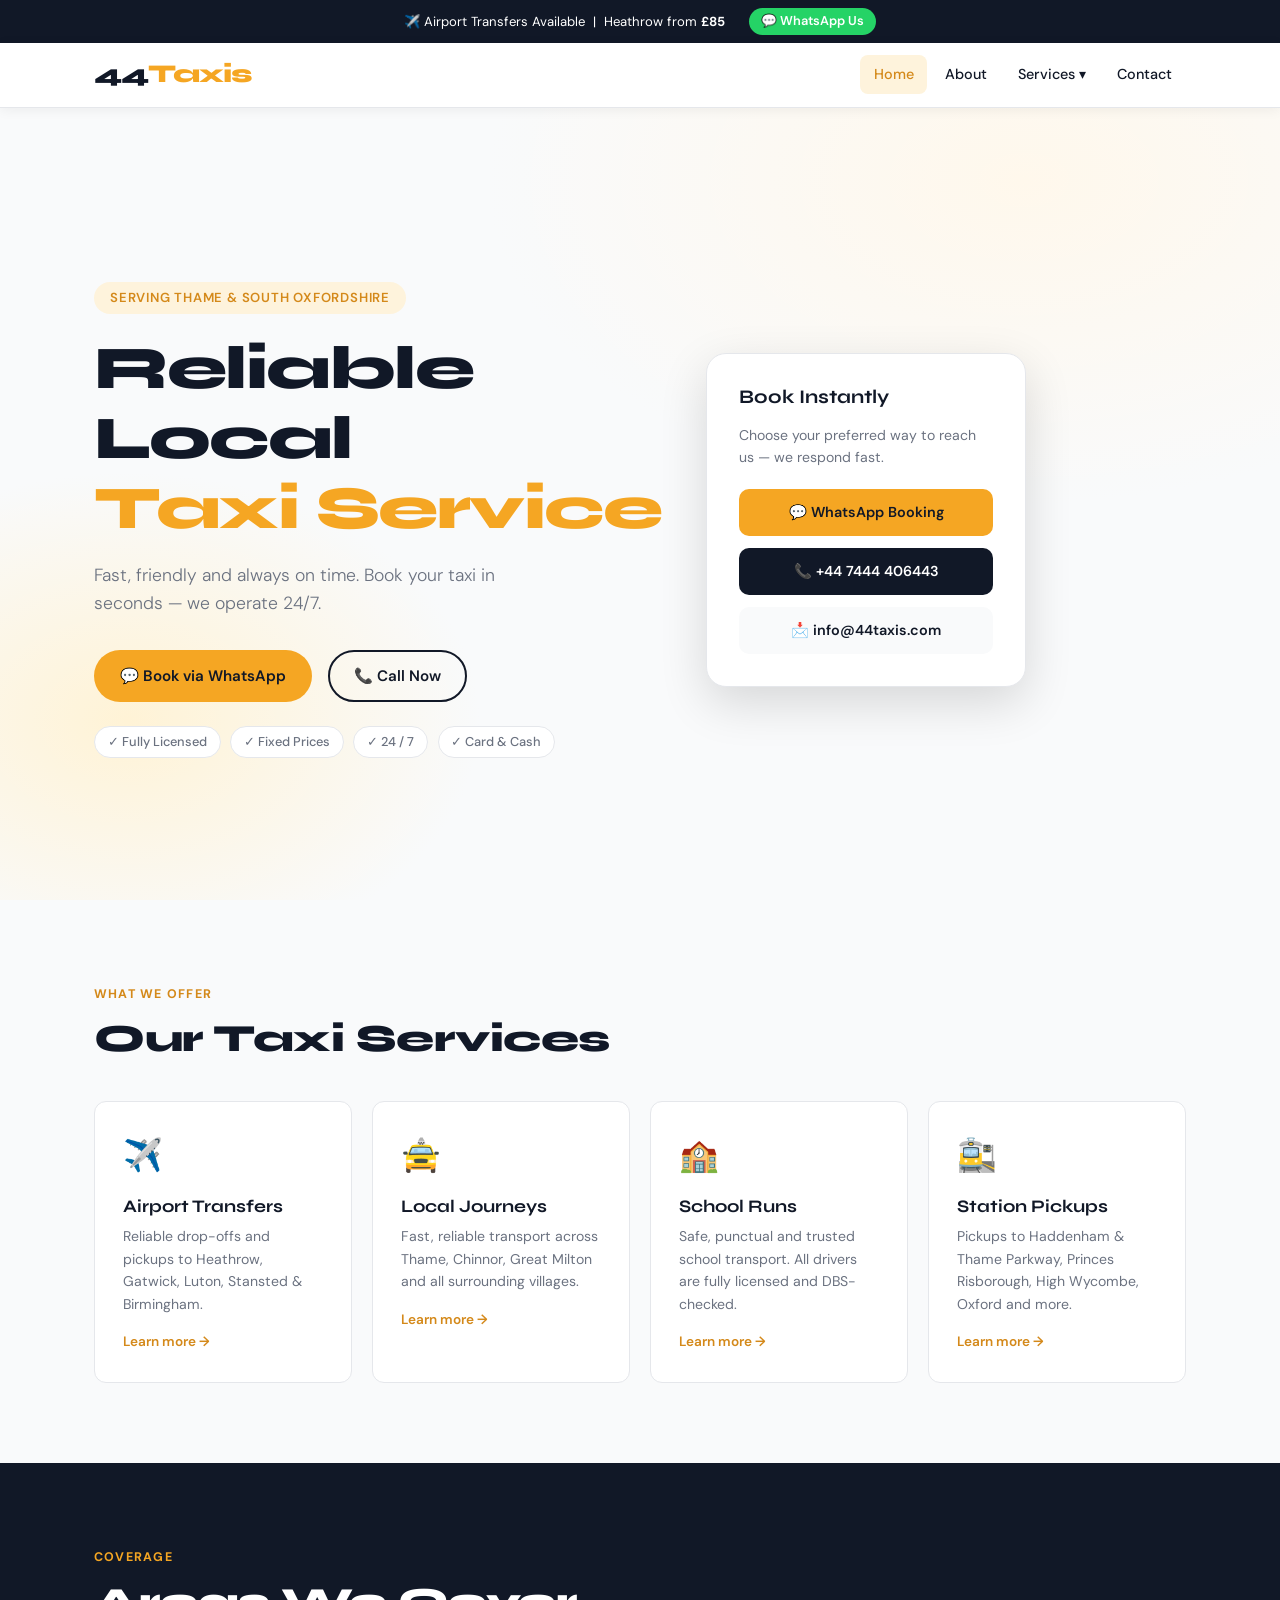
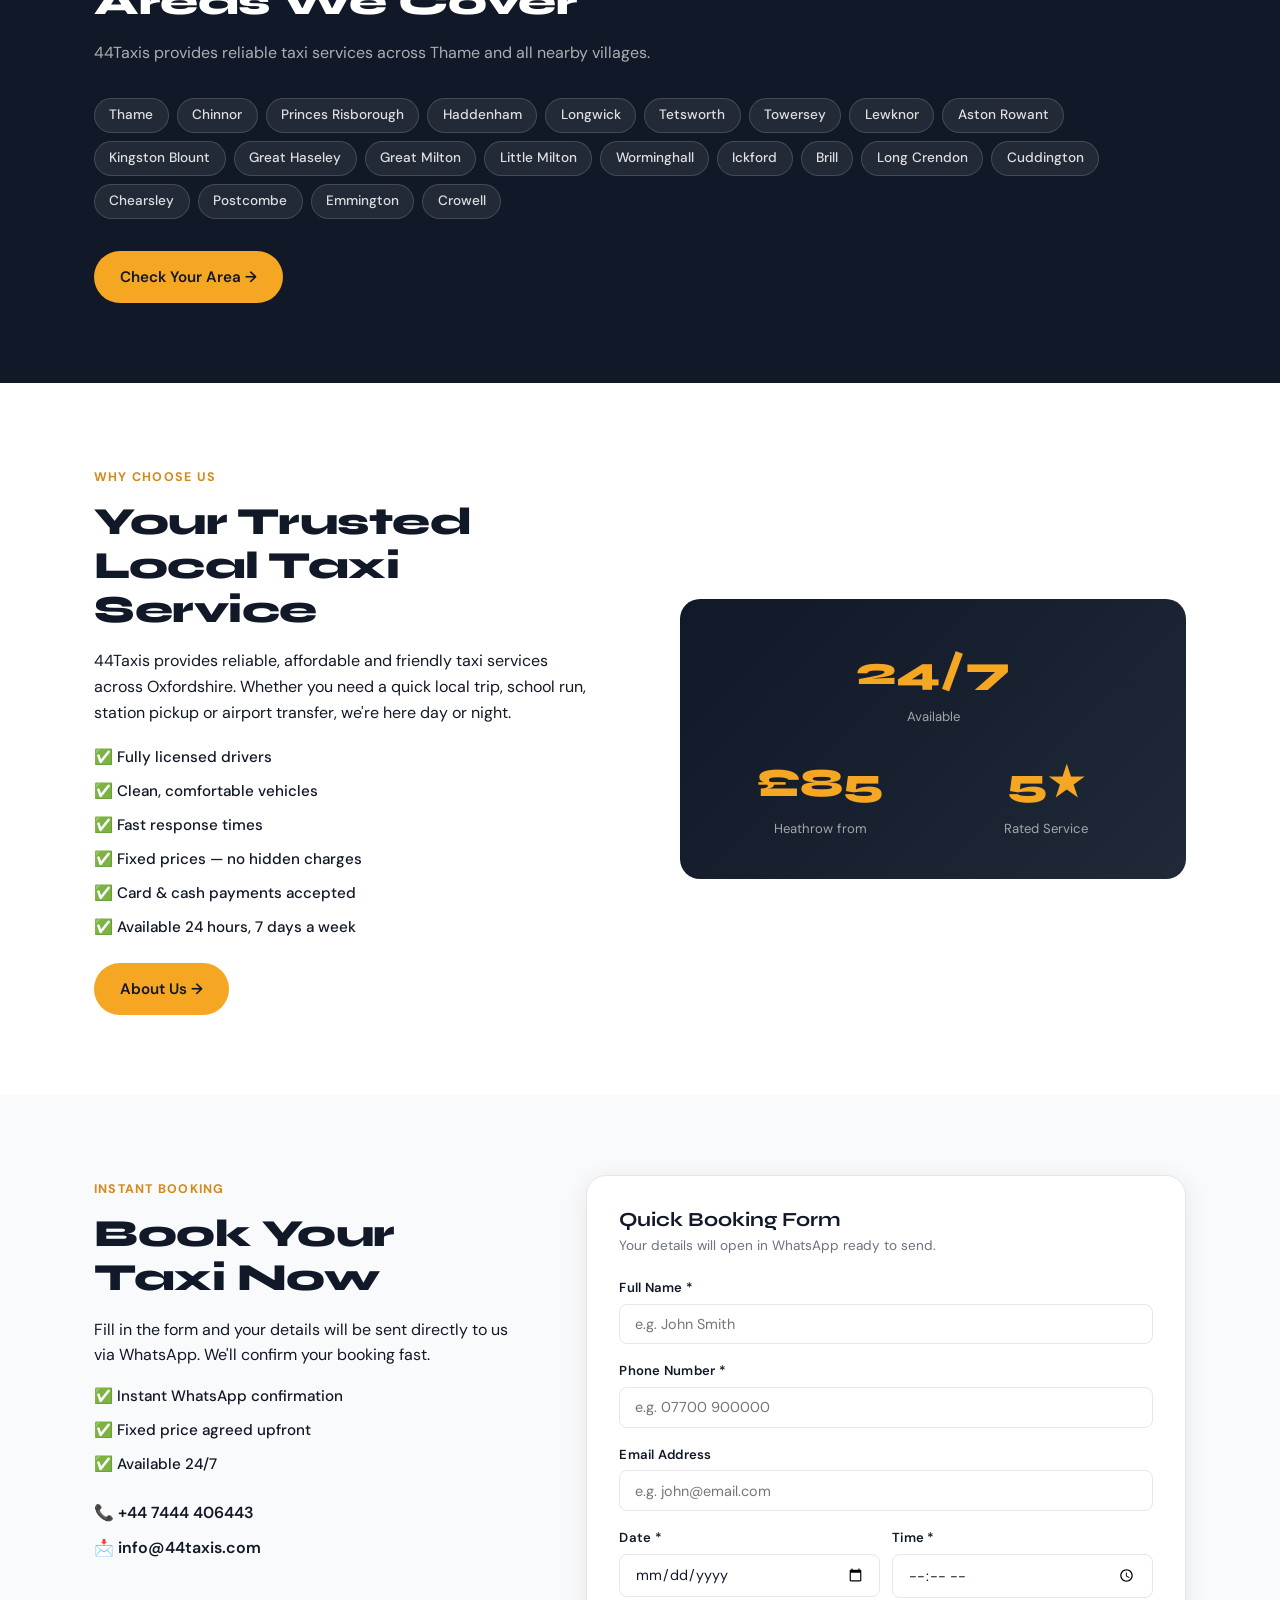
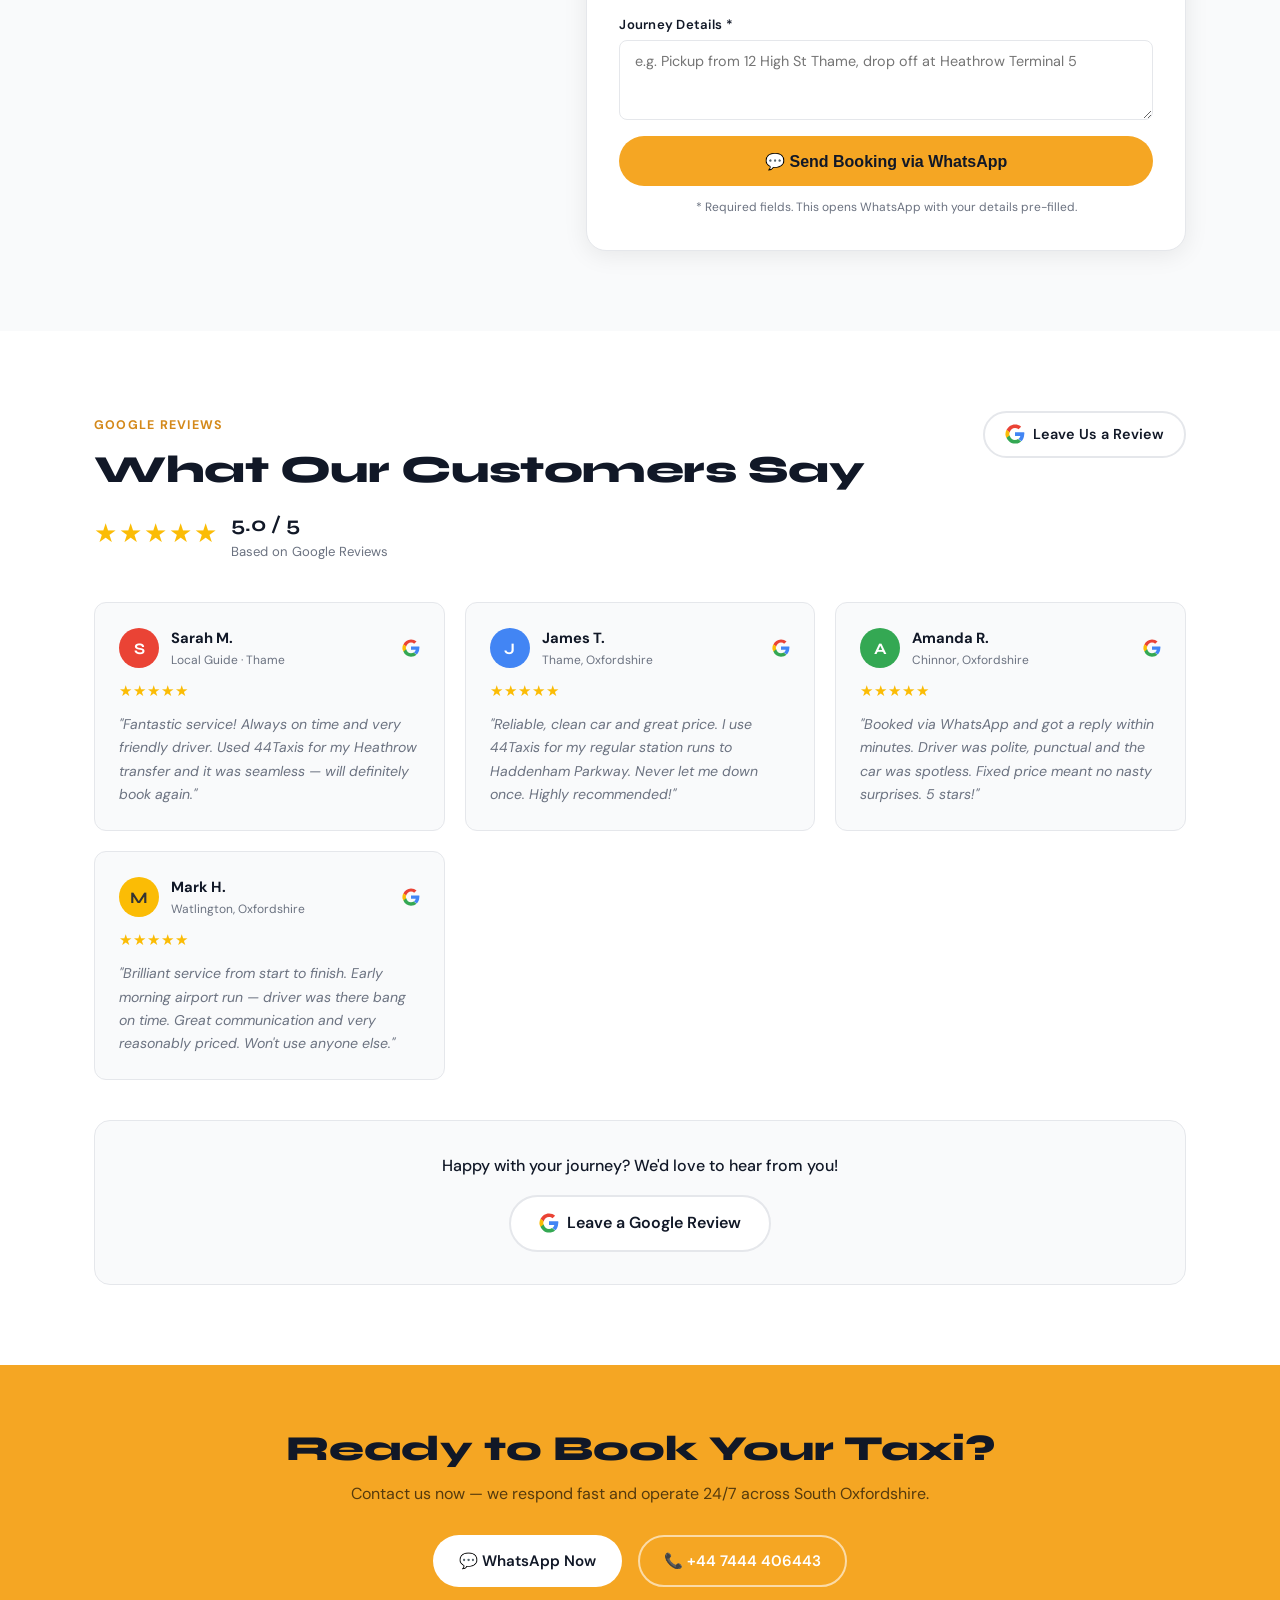
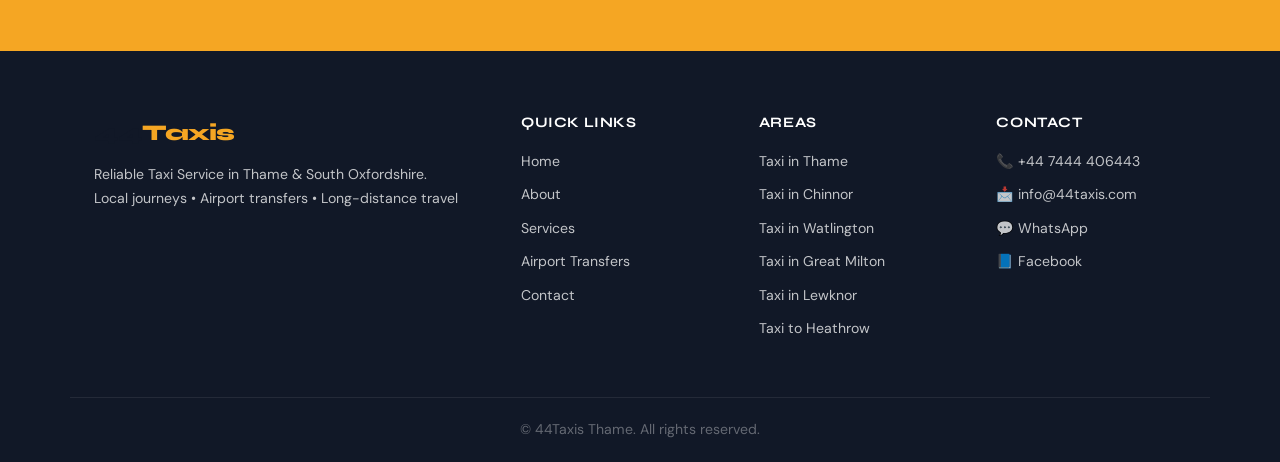
<file: index.html>
<!DOCTYPE html>
<html lang="en">
<head>
  <meta charset="UTF-8" />
  <meta name="viewport" content="width=device-width, initial-scale=1.0"/>
  <title>44Taxis Thame – Reliable Local Taxi Service in Oxfordshire</title>
  <meta name="description" content="Fast, friendly and always on time. Book your taxi in Thame, Chinnor, Watlington, Great Milton, Lewknor and airport transfers to Heathrow. Available 24/7."/>
  <link rel="preconnect" href="https://fonts.googleapis.com"/>
  <link href="https://fonts.googleapis.com/css2?family=Syne:wght@400;600;700;800&family=DM+Sans:wght@300;400;500&display=swap" rel="stylesheet"/>
  <link rel="stylesheet" href="style.css"/>
</head>
<body>

  <!-- TOP BAR -->
  <div class="topbar">
    <span>✈️ Airport Transfers Available &nbsp;|&nbsp; Heathrow from <strong>£85</strong></span>
    <a href="https://wa.me/447444406443" class="topbar-wa">💬 WhatsApp Us</a>
  </div>

  <!-- NAV -->
  <header class="nav-wrap">
    <nav class="nav">
      <a href="index.html" class="logo">44<span>Taxis</span></a>
      <button class="burger" id="burger" aria-label="Menu">☰</button>
      <ul class="nav-links" id="navLinks">
        <li><a href="index.html" class="active">Home</a></li>
        <li><a href="about.html">About</a></li>
        <li class="has-drop">
          <a href="services.html">Services ▾</a>
          <ul class="dropdown">
            <li><a href="airport-transfers.html">Airport Transfers</a></li>
            <li><a href="taxi-thame.html">Taxi in Thame</a></li>
            <li><a href="taxi-chinnor.html">Taxi in Chinnor</a></li>
            <li><a href="taxi-watlington.html">Taxi in Watlington</a></li>
            <li><a href="taxi-great-milton.html">Taxi in Great Milton</a></li>
            <li><a href="taxi-lewknor.html">Taxi in Lewknor</a></li>
            <li><a href="taxi-heathrow.html">Taxi to Heathrow</a></li>
          </ul>
        </li>
        <li><a href="contact.html">Contact</a></li>
      </ul>
    </nav>
  </header>

  <!-- HERO -->
  <section class="hero">
    <div class="hero-bg"></div>
    <div class="hero-content">
      <p class="hero-tag">Serving Thame & South Oxfordshire</p>
      <h1>Reliable Local<br/><em>Taxi Service</em></h1>
      <p class="hero-sub">Fast, friendly and always on time. Book your taxi in seconds — we operate 24/7.</p>
      <div class="hero-btns">
        <a href="https://wa.me/447444406443" class="btn btn-primary">💬 Book via WhatsApp</a>
        <a href="tel:+447444406443" class="btn btn-outline">📞 Call Now</a>
      </div>
      <div class="hero-badges">
        <span>✓ Fully Licensed</span>
        <span>✓ Fixed Prices</span>
        <span>✓ 24 / 7</span>
        <span>✓ Card &amp; Cash</span>
      </div>
    </div>
    <div class="hero-card">
      <h3>Book Instantly</h3>
      <p>Choose your preferred way to reach us — we respond fast.</p>
      <a href="https://wa.me/447444406443" class="quick-book">💬 WhatsApp Booking</a>
      <a href="tel:+447444406443" class="quick-book quick-book--phone">📞 +44 7444 406443</a>
      <a href="mailto:info@44taxis.com" class="quick-book quick-book--email">📩 info@44taxis.com</a>
    </div>
  </section>

  <!-- SERVICES GRID -->
  <section class="section services-section">
    <div class="container">
      <span class="section-label">What We Offer</span>
      <h2>Our Taxi Services</h2>
      <div class="services-grid">
        <a href="airport-transfers.html" class="service-card">
          <div class="service-icon">✈️</div>
          <h3>Airport Transfers</h3>
          <p>Reliable drop-offs and pickups to Heathrow, Gatwick, Luton, Stansted & Birmingham.</p>
          <span class="card-link">Learn more →</span>
        </a>
        <a href="services.html" class="service-card">
          <div class="service-icon">🚖</div>
          <h3>Local Journeys</h3>
          <p>Fast, reliable transport across Thame, Chinnor, Great Milton and all surrounding villages.</p>
          <span class="card-link">Learn more →</span>
        </a>
        <a href="services.html" class="service-card">
          <div class="service-icon">🏫</div>
          <h3>School Runs</h3>
          <p>Safe, punctual and trusted school transport. All drivers are fully licensed and DBS-checked.</p>
          <span class="card-link">Learn more →</span>
        </a>
        <a href="services.html" class="service-card">
          <div class="service-icon">🚉</div>
          <h3>Station Pickups</h3>
          <p>Pickups to Haddenham & Thame Parkway, Princes Risborough, High Wycombe, Oxford and more.</p>
          <span class="card-link">Learn more →</span>
        </a>
      </div>
    </div>
  </section>

  <!-- AREAS -->
  <section class="section areas-section">
    <div class="container">
      <span class="section-label">Coverage</span>
      <h2>Areas We Cover</h2>
      <p class="section-sub">44Taxis provides reliable taxi services across Thame and all nearby villages.</p>
      <div class="areas-wrap">
        <div class="area-pills">
          <span>Thame</span><span>Chinnor</span><span>Princes Risborough</span><span>Haddenham</span>
          <span>Longwick</span><span>Tetsworth</span><span>Towersey</span><span>Lewknor</span>
          <span>Aston Rowant</span><span>Kingston Blount</span><span>Great Haseley</span>
          <span>Great Milton</span><span>Little Milton</span><span>Worminghall</span>
          <span>Ickford</span><span>Brill</span><span>Long Crendon</span><span>Cuddington</span>
          <span>Chearsley</span><span>Postcombe</span><span>Emmington</span><span>Crowell</span>
        </div>
        <a href="contact.html" class="btn btn-primary" style="margin-top:2rem;">Check Your Area →</a>
      </div>
    </div>
  </section>

  <!-- WHY US -->
  <section class="section why-section">
    <div class="container why-grid">
      <div class="why-text">
        <span class="section-label">Why Choose Us</span>
        <h2>Your Trusted Local Taxi Service</h2>
        <p>44Taxis provides reliable, affordable and friendly taxi services across Oxfordshire. Whether you need a quick local trip, school run, station pickup or airport transfer, we're here day or night.</p>
        <ul class="why-list">
          <li>✅ Fully licensed drivers</li>
          <li>✅ Clean, comfortable vehicles</li>
          <li>✅ Fast response times</li>
          <li>✅ Fixed prices — no hidden charges</li>
          <li>✅ Card &amp; cash payments accepted</li>
          <li>✅ Available 24 hours, 7 days a week</li>
        </ul>
        <a href="about.html" class="btn btn-primary" style="margin-top:1.5rem;">About Us →</a>
      </div>
      <div class="why-img">
        <div class="why-img-inner">
          <div class="stat"><span>24/7</span><p>Available</p></div>
          <div class="stat"><span>£85</span><p>Heathrow from</p></div>
          <div class="stat"><span>5★</span><p>Rated Service</p></div>
        </div>
      </div>
    </div>
  </section>

  <!-- BOOKING FORM -->
  <section class="section booking-section">
    <div class="container">
      <div class="booking-wrap">
        <div class="booking-info">
          <span class="section-label">Instant Booking</span>
          <h2>Book Your Taxi Now</h2>
          <p>Fill in the form and your details will be sent directly to us via WhatsApp. We'll confirm your booking fast.</p>
          <ul class="why-list" style="margin-top:1rem;">
            <li>✅ Instant WhatsApp confirmation</li>
            <li>✅ Fixed price agreed upfront</li>
            <li>✅ Available 24/7</li>
          </ul>
          <div style="margin-top:1.5rem; display:flex; flex-direction:column; gap:0.6rem;">
            <a href="tel:+447444406443" style="font-weight:600; color:var(--dark);">📞 +44 7444 406443</a>
            <a href="mailto:info@44taxis.com" style="font-weight:600; color:var(--dark);">📩 info@44taxis.com</a>
          </div>
        </div>
        <div class="booking-form-card">
          <h3>Quick Booking Form</h3>
          <p style="font-size:0.85rem; color:var(--grey); margin-bottom:1.25rem;">Your details will open in WhatsApp ready to send.</p>
          <div class="form-group">
            <label for="bk-name">Full Name *</label>
            <input type="text" id="bk-name" placeholder="e.g. John Smith"/>
          </div>
          <div class="form-group">
            <label for="bk-phone">Phone Number *</label>
            <input type="tel" id="bk-phone" placeholder="e.g. 07700 900000"/>
          </div>
          <div class="form-group">
            <label for="bk-email">Email Address</label>
            <input type="email" id="bk-email" placeholder="e.g. john@email.com"/>
          </div>
          <div class="form-row">
            <div class="form-group">
              <label for="bk-date">Date *</label>
              <input type="date" id="bk-date"/>
            </div>
            <div class="form-group">
              <label for="bk-time">Time *</label>
              <input type="time" id="bk-time"/>
            </div>
          </div>
          <div class="form-group">
            <label for="bk-msg">Journey Details *</label>
            <textarea id="bk-msg" rows="3" placeholder="e.g. Pickup from 12 High St Thame, drop off at Heathrow Terminal 5"></textarea>
          </div>
          <button onclick="sendWhatsApp()" class="btn btn-primary" style="width:100%; justify-content:center; font-size:1rem; padding:0.85rem;">💬 Send Booking via WhatsApp</button>
          <p style="font-size:0.75rem; color:var(--grey); margin-top:0.75rem; text-align:center;">* Required fields. This opens WhatsApp with your details pre-filled.</p>
        </div>
      </div>
    </div>
  </section>

  <!-- GOOGLE REVIEWS -->
  <section class="section reviews-section">
    <div class="container">
      <div class="reviews-header">
        <div>
          <span class="section-label">Google Reviews</span>
          <h2>What Our Customers Say</h2>
          <div class="overall-rating">
            <span class="stars-big">★★★★★</span>
            <div>
              <strong>5.0 / 5</strong>
              <p>Based on Google Reviews</p>
            </div>
          </div>
        </div>
        <a href="https://g.page/r/CYEmPUdKWhR3EBM/review" target="_blank" rel="noopener" class="leave-review-btn">
          <svg width="20" height="20" viewBox="0 0 48 48" xmlns="http://www.w3.org/2000/svg"><path fill="#EA4335" d="M24 9.5c3.5 0 6.3 1.2 8.4 3.2l6.3-6.3C34.9 2.9 29.8 1 24 1 14.8 1 7 6.7 3.7 14.6l7.4 5.7C12.8 14.1 17.9 9.5 24 9.5z"/><path fill="#4285F4" d="M46.5 24.5c0-1.6-.1-3.1-.4-4.5H24v8.5h12.7c-.6 3-2.3 5.5-4.8 7.2l7.4 5.7c4.3-4 6.8-9.9 6.8-16.9z"/><path fill="#FBBC05" d="M11.1 28.3c-.5-1.4-.8-2.8-.8-4.3s.3-2.9.8-4.3l-7.4-5.7C2.1 17 1 20.4 1 24s1.1 7 3.7 9.9l7.4-5.6z"/><path fill="#34A853" d="M24 47c6 0 11-2 14.6-5.3l-7.4-5.7c-2 1.3-4.5 2.1-7.2 2.1-6.1 0-11.2-4.6-12.9-10.8l-7.4 5.7C7 41.3 14.8 47 24 47z"/><path fill="none" d="M1 1h46v46H1z"/></svg>
          Leave Us a Review
        </a>
      </div>

      <div class="reviews-grid">
        <!-- Review 1 -->
        <div class="review-card">
          <div class="review-top">
            <div class="reviewer-avatar">S</div>
            <div>
              <strong>Sarah M.</strong>
              <p class="review-date">Local Guide · Thame</p>
            </div>
            <svg class="google-g" width="18" height="18" viewBox="0 0 48 48"><path fill="#EA4335" d="M24 9.5c3.5 0 6.3 1.2 8.4 3.2l6.3-6.3C34.9 2.9 29.8 1 24 1 14.8 1 7 6.7 3.7 14.6l7.4 5.7C12.8 14.1 17.9 9.5 24 9.5z"/><path fill="#4285F4" d="M46.5 24.5c0-1.6-.1-3.1-.4-4.5H24v8.5h12.7c-.6 3-2.3 5.5-4.8 7.2l7.4 5.7c4.3-4 6.8-9.9 6.8-16.9z"/><path fill="#FBBC05" d="M11.1 28.3c-.5-1.4-.8-2.8-.8-4.3s.3-2.9.8-4.3l-7.4-5.7C2.1 17 1 20.4 1 24s1.1 7 3.7 9.9l7.4-5.6z"/><path fill="#34A853" d="M24 47c6 0 11-2 14.6-5.3l-7.4-5.7c-2 1.3-4.5 2.1-7.2 2.1-6.1 0-11.2-4.6-12.9-10.8l-7.4 5.7C7 41.3 14.8 47 24 47z"/></svg>
          </div>
          <div class="review-stars">★★★★★</div>
          <p class="review-text">"Fantastic service! Always on time and very friendly driver. Used 44Taxis for my Heathrow transfer and it was seamless — will definitely book again."</p>
        </div>
        <!-- Review 2 -->
        <div class="review-card">
          <div class="review-top">
            <div class="reviewer-avatar" style="background:#4285F4;">J</div>
            <div>
              <strong>James T.</strong>
              <p class="review-date">Thame, Oxfordshire</p>
            </div>
            <svg class="google-g" width="18" height="18" viewBox="0 0 48 48"><path fill="#EA4335" d="M24 9.5c3.5 0 6.3 1.2 8.4 3.2l6.3-6.3C34.9 2.9 29.8 1 24 1 14.8 1 7 6.7 3.7 14.6l7.4 5.7C12.8 14.1 17.9 9.5 24 9.5z"/><path fill="#4285F4" d="M46.5 24.5c0-1.6-.1-3.1-.4-4.5H24v8.5h12.7c-.6 3-2.3 5.5-4.8 7.2l7.4 5.7c4.3-4 6.8-9.9 6.8-16.9z"/><path fill="#FBBC05" d="M11.1 28.3c-.5-1.4-.8-2.8-.8-4.3s.3-2.9.8-4.3l-7.4-5.7C2.1 17 1 20.4 1 24s1.1 7 3.7 9.9l7.4-5.6z"/><path fill="#34A853" d="M24 47c6 0 11-2 14.6-5.3l-7.4-5.7c-2 1.3-4.5 2.1-7.2 2.1-6.1 0-11.2-4.6-12.9-10.8l-7.4 5.7C7 41.3 14.8 47 24 47z"/></svg>
          </div>
          <div class="review-stars">★★★★★</div>
          <p class="review-text">"Reliable, clean car and great price. I use 44Taxis for my regular station runs to Haddenham Parkway. Never let me down once. Highly recommended!"</p>
        </div>
        <!-- Review 3 -->
        <div class="review-card">
          <div class="review-top">
            <div class="reviewer-avatar" style="background:#34A853;">A</div>
            <div>
              <strong>Amanda R.</strong>
              <p class="review-date">Chinnor, Oxfordshire</p>
            </div>
            <svg class="google-g" width="18" height="18" viewBox="0 0 48 48"><path fill="#EA4335" d="M24 9.5c3.5 0 6.3 1.2 8.4 3.2l6.3-6.3C34.9 2.9 29.8 1 24 1 14.8 1 7 6.7 3.7 14.6l7.4 5.7C12.8 14.1 17.9 9.5 24 9.5z"/><path fill="#4285F4" d="M46.5 24.5c0-1.6-.1-3.1-.4-4.5H24v8.5h12.7c-.6 3-2.3 5.5-4.8 7.2l7.4 5.7c4.3-4 6.8-9.9 6.8-16.9z"/><path fill="#FBBC05" d="M11.1 28.3c-.5-1.4-.8-2.8-.8-4.3s.3-2.9.8-4.3l-7.4-5.7C2.1 17 1 20.4 1 24s1.1 7 3.7 9.9l7.4-5.6z"/><path fill="#34A853" d="M24 47c6 0 11-2 14.6-5.3l-7.4-5.7c-2 1.3-4.5 2.1-7.2 2.1-6.1 0-11.2-4.6-12.9-10.8l-7.4 5.7C7 41.3 14.8 47 24 47z"/></svg>
          </div>
          <div class="review-stars">★★★★★</div>
          <p class="review-text">"Booked via WhatsApp and got a reply within minutes. Driver was polite, punctual and the car was spotless. Fixed price meant no nasty surprises. 5 stars!"</p>
        </div>
        <!-- Review 4 -->
        <div class="review-card">
          <div class="review-top">
            <div class="reviewer-avatar" style="background:#FBBC05; color:#333;">M</div>
            <div>
              <strong>Mark H.</strong>
              <p class="review-date">Watlington, Oxfordshire</p>
            </div>
            <svg class="google-g" width="18" height="18" viewBox="0 0 48 48"><path fill="#EA4335" d="M24 9.5c3.5 0 6.3 1.2 8.4 3.2l6.3-6.3C34.9 2.9 29.8 1 24 1 14.8 1 7 6.7 3.7 14.6l7.4 5.7C12.8 14.1 17.9 9.5 24 9.5z"/><path fill="#4285F4" d="M46.5 24.5c0-1.6-.1-3.1-.4-4.5H24v8.5h12.7c-.6 3-2.3 5.5-4.8 7.2l7.4 5.7c4.3-4 6.8-9.9 6.8-16.9z"/><path fill="#FBBC05" d="M11.1 28.3c-.5-1.4-.8-2.8-.8-4.3s.3-2.9.8-4.3l-7.4-5.7C2.1 17 1 20.4 1 24s1.1 7 3.7 9.9l7.4-5.6z"/><path fill="#34A853" d="M24 47c6 0 11-2 14.6-5.3l-7.4-5.7c-2 1.3-4.5 2.1-7.2 2.1-6.1 0-11.2-4.6-12.9-10.8l-7.4 5.7C7 41.3 14.8 47 24 47z"/></svg>
          </div>
          <div class="review-stars">★★★★★</div>
          <p class="review-text">"Brilliant service from start to finish. Early morning airport run — driver was there bang on time. Great communication and very reasonably priced. Won't use anyone else."</p>
        </div>
      </div>

      <div class="reviews-cta">
        <p>Happy with your journey? We'd love to hear from you!</p>
        <a href="https://g.page/r/CYEmPUdKWhR3EBM/review" target="_blank" rel="noopener" class="leave-review-btn leave-review-btn--large">
          <svg width="20" height="20" viewBox="0 0 48 48" xmlns="http://www.w3.org/2000/svg"><path fill="#EA4335" d="M24 9.5c3.5 0 6.3 1.2 8.4 3.2l6.3-6.3C34.9 2.9 29.8 1 24 1 14.8 1 7 6.7 3.7 14.6l7.4 5.7C12.8 14.1 17.9 9.5 24 9.5z"/><path fill="#4285F4" d="M46.5 24.5c0-1.6-.1-3.1-.4-4.5H24v8.5h12.7c-.6 3-2.3 5.5-4.8 7.2l7.4 5.7c4.3-4 6.8-9.9 6.8-16.9z"/><path fill="#FBBC05" d="M11.1 28.3c-.5-1.4-.8-2.8-.8-4.3s.3-2.9.8-4.3l-7.4-5.7C2.1 17 1 20.4 1 24s1.1 7 3.7 9.9l7.4-5.6z"/><path fill="#34A853" d="M24 47c6 0 11-2 14.6-5.3l-7.4-5.7c-2 1.3-4.5 2.1-7.2 2.1-6.1 0-11.2-4.6-12.9-10.8l-7.4 5.7C7 41.3 14.8 47 24 47z"/><path fill="none" d="M1 1h46v46H1z"/></svg>
          Leave a Google Review
        </a>
      </div>
    </div>
  </section>

  <!-- CTA BANNER -->
  <section class="cta-banner">
    <div class="container">
      <h2>Ready to Book Your Taxi?</h2>
      <p>Contact us now — we respond fast and operate 24/7 across South Oxfordshire.</p>
      <div class="cta-btns">
        <a href="https://wa.me/447444406443" class="btn btn-white">💬 WhatsApp Now</a>
        <a href="tel:+447444406443" class="btn btn-outline-white">📞 +44 7444 406443</a>
      </div>
    </div>
  </section>

  <!-- FOOTER -->
  <footer class="footer">
    <div class="container footer-grid">
      <div>
        <div class="logo footer-logo">44<span>Taxis</span></div>
        <p>Reliable Taxi Service in Thame &amp; South Oxfordshire.<br/>Local journeys • Airport transfers • Long-distance travel</p>
      </div>
      <div>
        <h4>Quick Links</h4>
        <ul>
          <li><a href="index.html">Home</a></li>
          <li><a href="about.html">About</a></li>
          <li><a href="services.html">Services</a></li>
          <li><a href="airport-transfers.html">Airport Transfers</a></li>
          <li><a href="contact.html">Contact</a></li>
        </ul>
      </div>
      <div>
        <h4>Areas</h4>
        <ul>
          <li><a href="taxi-thame.html">Taxi in Thame</a></li>
          <li><a href="taxi-chinnor.html">Taxi in Chinnor</a></li>
          <li><a href="taxi-watlington.html">Taxi in Watlington</a></li>
          <li><a href="taxi-great-milton.html">Taxi in Great Milton</a></li>
          <li><a href="taxi-lewknor.html">Taxi in Lewknor</a></li>
          <li><a href="taxi-heathrow.html">Taxi to Heathrow</a></li>
        </ul>
      </div>
      <div>
        <h4>Contact</h4>
        <ul>
          <li><a href="tel:+447444406443">📞 +44 7444 406443</a></li>
          <li><a href="mailto:info@44taxis.com">📩 info@44taxis.com</a></li>
          <li><a href="https://wa.me/447444406443">💬 WhatsApp</a></li>
          <li><a href="https://www.facebook.com/44taxiservices/">📘 Facebook</a></li>
        </ul>
      </div>
    </div>
    <div class="footer-bottom">
      <p>© 44Taxis Thame. All rights reserved.</p>
    </div>
  </footer>

  <script src="main.js"></script>
  <script>
    function sendWhatsApp() {
      const name    = document.getElementById('bk-name').value.trim();
      const phone   = document.getElementById('bk-phone').value.trim();
      const email   = document.getElementById('bk-email').value.trim();
      const date    = document.getElementById('bk-date').value;
      const time    = document.getElementById('bk-time').value;
      const msg     = document.getElementById('bk-msg').value.trim();

      if (!name || !phone || !date || !time || !msg) {
        alert('Please fill in all required fields (Name, Phone, Date, Time and Journey Details).');
        return;
      }

      const formatted = `Hi 44Taxis! I'd like to book a taxi 🚖

👤 Name: ${name}
📞 Phone: ${phone}${email ? '\n📩 Email: ' + email : ''}
📅 Date: ${date}
🕐 Time: ${time}
📍 Journey: ${msg}

Please confirm availability and price. Thank you!`;

      const url = 'https://wa.me/447444406443?text=' + encodeURIComponent(formatted);
      window.open(url, '_blank');
    }
  </script>
</body>
</html>
</file>
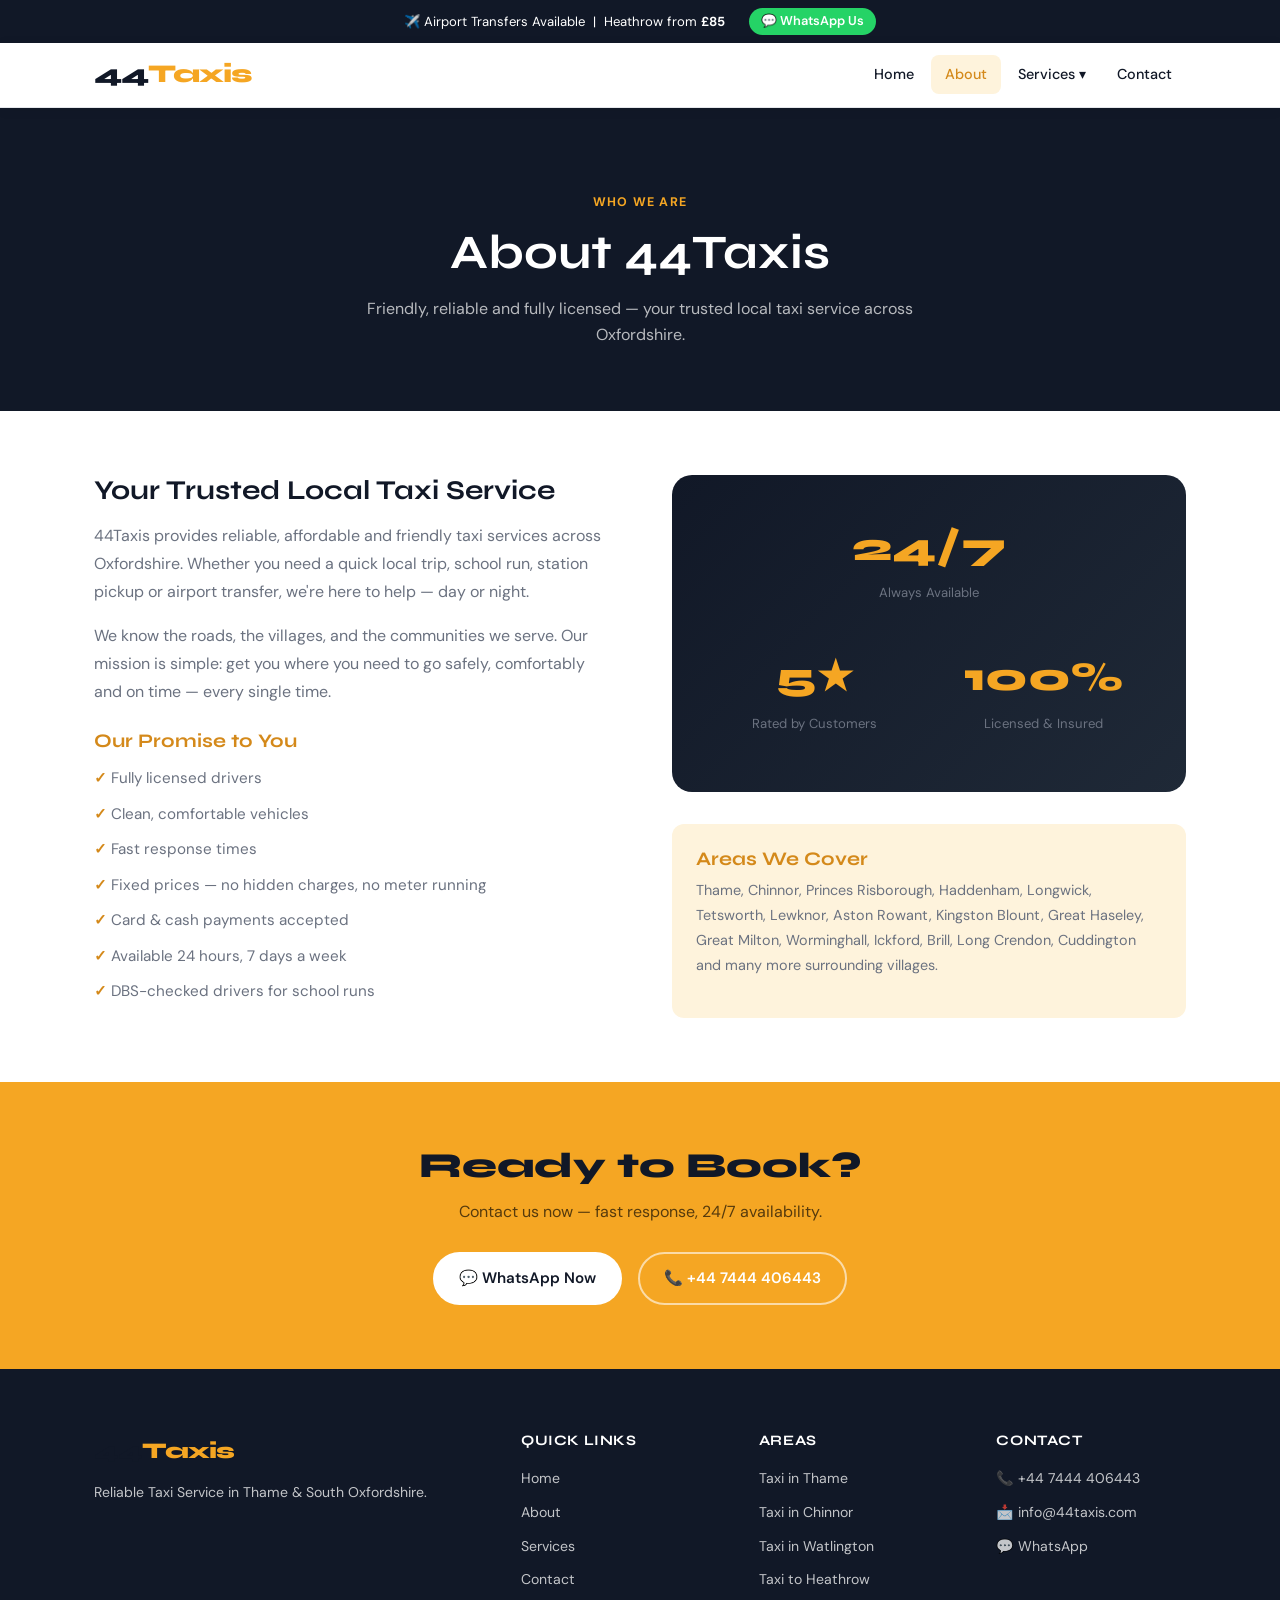
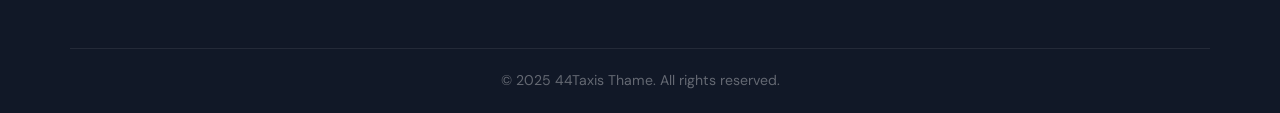
<file: about.html>
<!DOCTYPE html>
<html lang="en">
<head>
  <meta charset="UTF-8"/>
  <meta name="viewport" content="width=device-width, initial-scale=1.0"/>
  <title>About 44Taxis – Your Local Taxi in Thame, Oxfordshire</title>
  <meta name="description" content="Learn about 44Taxis — fully licensed, friendly and reliable taxi service across Thame and South Oxfordshire."/>
  <link rel="preconnect" href="https://fonts.googleapis.com"/>
  <link href="https://fonts.googleapis.com/css2?family=Syne:wght@400;600;700;800&family=DM+Sans:wght@300;400;500&display=swap" rel="stylesheet"/>
  <link rel="stylesheet" href="style.css"/>
</head>
<body>
  <div class="topbar">
    <span>✈️ Airport Transfers Available &nbsp;|&nbsp; Heathrow from <strong>£85</strong></span>
    <a href="https://wa.me/447444406443" class="topbar-wa">💬 WhatsApp Us</a>
  </div>
  <header class="nav-wrap">
    <nav class="nav">
      <a href="index.html" class="logo">44<span>Taxis</span></a>
      <button class="burger" id="burger">☰</button>
      <ul class="nav-links" id="navLinks">
        <li><a href="index.html">Home</a></li>
        <li><a href="about.html" class="active">About</a></li>
        <li class="has-drop">
          <a href="services.html">Services ▾</a>
          <ul class="dropdown">
            <li><a href="airport-transfers.html">Airport Transfers</a></li>
            <li><a href="taxi-thame.html">Taxi in Thame</a></li>
            <li><a href="taxi-chinnor.html">Taxi in Chinnor</a></li>
            <li><a href="taxi-watlington.html">Taxi in Watlington</a></li>
            <li><a href="taxi-great-milton.html">Taxi in Great Milton</a></li>
            <li><a href="taxi-lewknor.html">Taxi in Lewknor</a></li>
            <li><a href="taxi-heathrow.html">Taxi to Heathrow</a></li>
          </ul>
        </li>
        <li><a href="contact.html">Contact</a></li>
      </ul>
    </nav>
  </header>

  <section class="page-hero">
    <div class="container">
      <span class="section-label">Who We Are</span>
      <h1>About 44Taxis</h1>
      <p>Friendly, reliable and fully licensed — your trusted local taxi service across Oxfordshire.</p>
    </div>
  </section>

  <section class="content-section">
    <div class="container two-col">
      <div>
        <h2>Your Trusted Local Taxi Service</h2>
        <p>44Taxis provides reliable, affordable and friendly taxi services across Oxfordshire. Whether you need a quick local trip, school run, station pickup or airport transfer, we're here to help — day or night.</p>
        <p>We know the roads, the villages, and the communities we serve. Our mission is simple: get you where you need to go safely, comfortably and on time — every single time.</p>
        <h3>Our Promise to You</h3>
        <ul>
          <li>Fully licensed drivers</li>
          <li>Clean, comfortable vehicles</li>
          <li>Fast response times</li>
          <li>Fixed prices — no hidden charges, no meter running</li>
          <li>Card &amp; cash payments accepted</li>
          <li>Available 24 hours, 7 days a week</li>
          <li>DBS-checked drivers for school runs</li>
        </ul>
      </div>
      <div>
        <div class="why-img-inner" style="margin-top:0;">
          <div class="stat"><span>24/7</span><p>Always Available</p></div>
          <div class="stat"><span>5★</span><p>Rated by Customers</p></div>
          <div class="stat"><span>100%</span><p>Licensed &amp; Insured</p></div>
        </div>
        <div style="margin-top:2rem; background:var(--gold-light); border-radius:12px; padding:1.5rem;">
          <h3 style="color:var(--gold-dark); margin-top:0;">Areas We Cover</h3>
          <p style="font-size:0.9rem;">Thame, Chinnor, Princes Risborough, Haddenham, Longwick, Tetsworth, Lewknor, Aston Rowant, Kingston Blount, Great Haseley, Great Milton, Worminghall, Ickford, Brill, Long Crendon, Cuddington and many more surrounding villages.</p>
        </div>
      </div>
    </div>
  </section>

  <section class="cta-banner">
    <div class="container">
      <h2>Ready to Book?</h2>
      <p>Contact us now — fast response, 24/7 availability.</p>
      <div class="cta-btns">
        <a href="https://wa.me/447444406443" class="btn btn-white">💬 WhatsApp Now</a>
        <a href="tel:+447444406443" class="btn btn-outline-white">📞 +44 7444 406443</a>
      </div>
    </div>
  </section>

  <footer class="footer">
    <div class="container footer-grid">
      <div><div class="logo footer-logo">44<span>Taxis</span></div><p>Reliable Taxi Service in Thame &amp; South Oxfordshire.</p></div>
      <div><h4>Quick Links</h4><ul><li><a href="index.html">Home</a></li><li><a href="about.html">About</a></li><li><a href="services.html">Services</a></li><li><a href="contact.html">Contact</a></li></ul></div>
      <div><h4>Areas</h4><ul><li><a href="taxi-thame.html">Taxi in Thame</a></li><li><a href="taxi-chinnor.html">Taxi in Chinnor</a></li><li><a href="taxi-watlington.html">Taxi in Watlington</a></li><li><a href="taxi-heathrow.html">Taxi to Heathrow</a></li></ul></div>
      <div><h4>Contact</h4><ul><li><a href="tel:+447444406443">📞 +44 7444 406443</a></li><li><a href="mailto:info@44taxis.com">📩 info@44taxis.com</a></li><li><a href="https://wa.me/447444406443">💬 WhatsApp</a></li></ul></div>
    </div>
    <div class="footer-bottom"><p>© 2025 44Taxis Thame. All rights reserved.</p></div>
  </footer>
  <script src="main.js"></script>
</body>
</html>
</file>
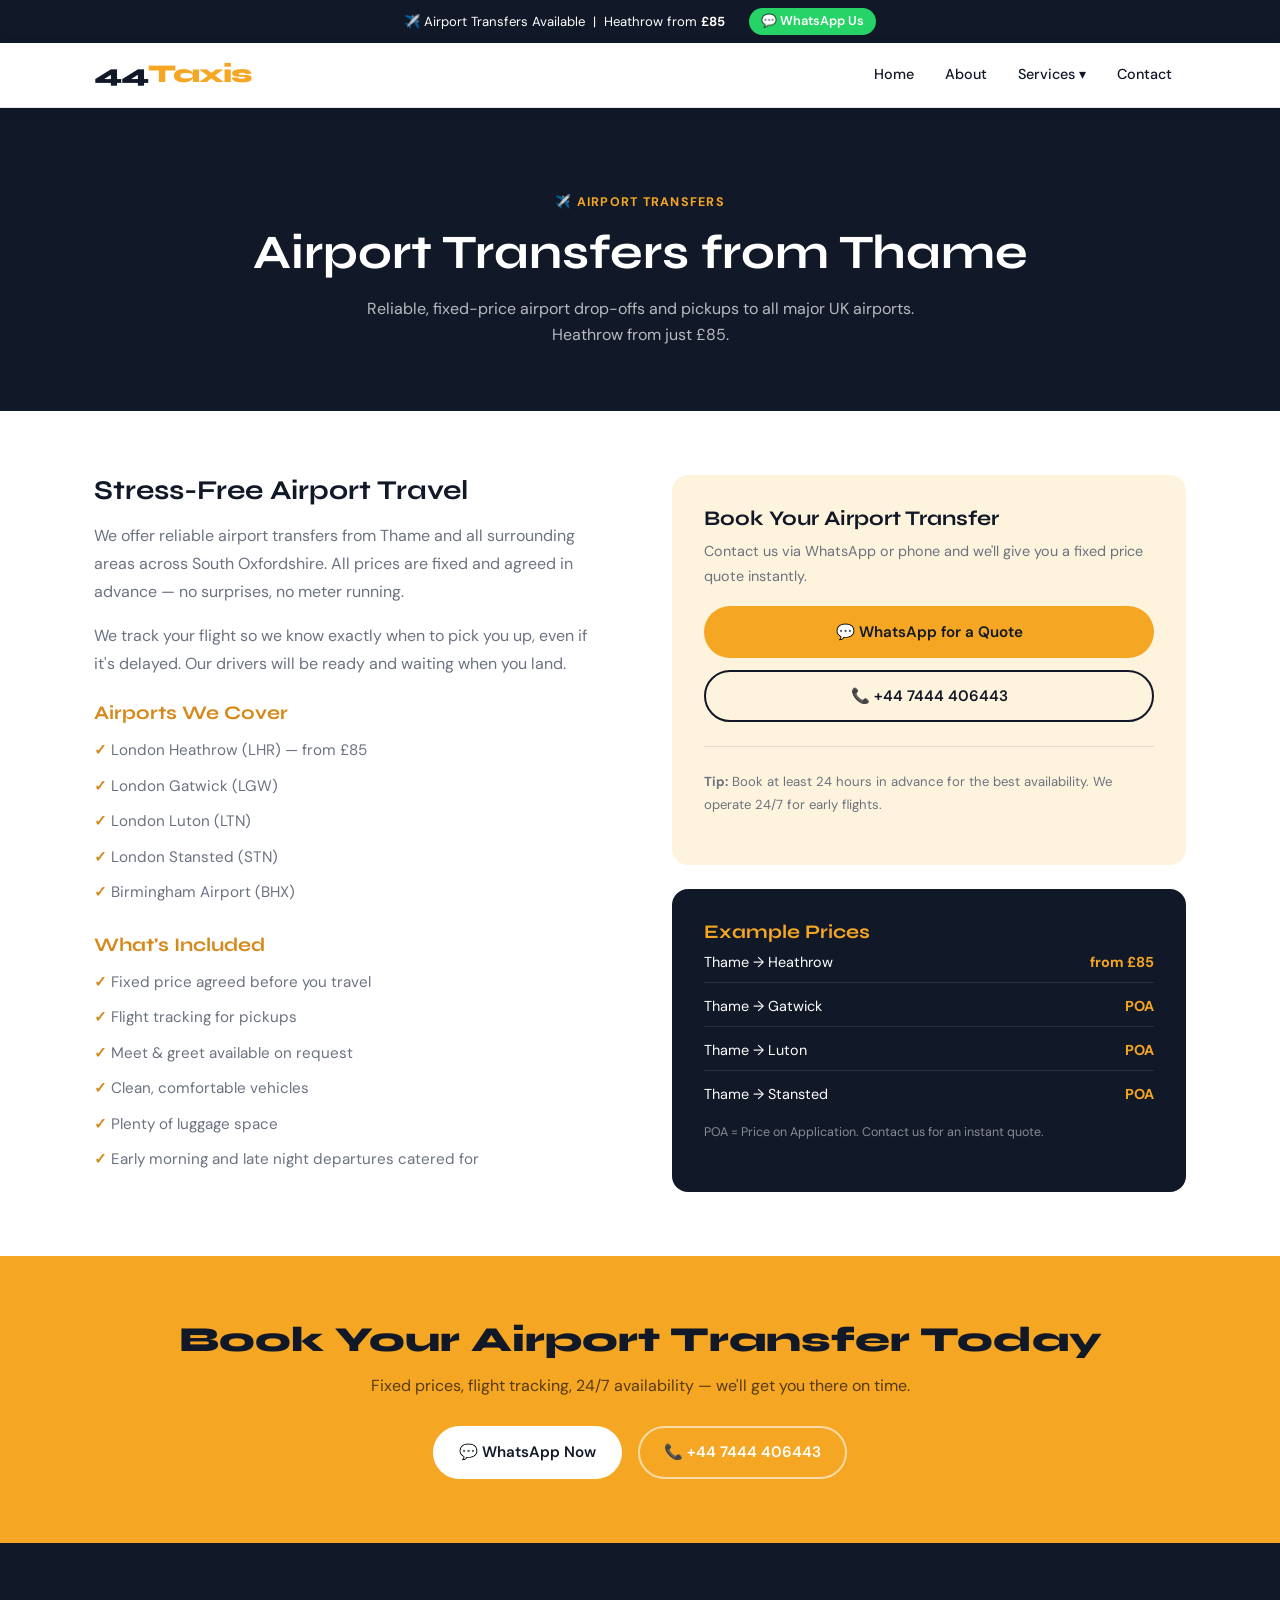
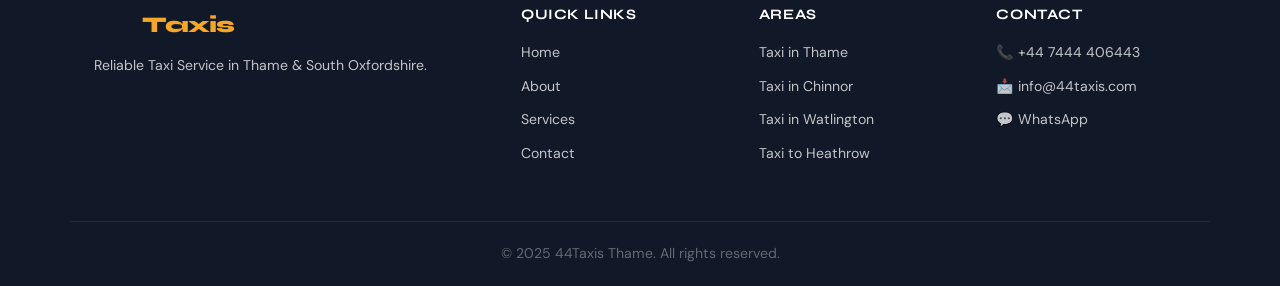
<file: airport-transfers.html>
<!DOCTYPE html>
<html lang="en">
<head>
  <meta charset="UTF-8"/>
  <meta name="viewport" content="width=device-width, initial-scale=1.0"/>
  <title>Airport Transfers from Thame – 44Taxis | Heathrow from £85</title>
  <meta name="description" content="Reliable airport transfers from Thame to Heathrow, Gatwick, Luton, Stansted and Birmingham. Fixed prices, meet and greet, available 24/7."/>
  <link rel="preconnect" href="https://fonts.googleapis.com"/>
  <link href="https://fonts.googleapis.com/css2?family=Syne:wght@400;600;700;800&family=DM+Sans:wght@300;400;500&display=swap" rel="stylesheet"/>
  <link rel="stylesheet" href="style.css"/>
</head>
<body>
  <div class="topbar">
    <span>✈️ Airport Transfers Available &nbsp;|&nbsp; Heathrow from <strong>£85</strong></span>
    <a href="https://wa.me/447444406443" class="topbar-wa">💬 WhatsApp Us</a>
  </div>
  <header class="nav-wrap">
    <nav class="nav">
      <a href="index.html" class="logo">44<span>Taxis</span></a>
      <button class="burger" id="burger">☰</button>
      <ul class="nav-links" id="navLinks">
        <li><a href="index.html">Home</a></li>
        <li><a href="about.html">About</a></li>
        <li class="has-drop">
          <a href="services.html">Services ▾</a>
          <ul class="dropdown">
            <li><a href="airport-transfers.html" class="active">Airport Transfers</a></li>
            <li><a href="taxi-thame.html">Taxi in Thame</a></li>
            <li><a href="taxi-chinnor.html">Taxi in Chinnor</a></li>
            <li><a href="taxi-watlington.html">Taxi in Watlington</a></li>
            <li><a href="taxi-great-milton.html">Taxi in Great Milton</a></li>
            <li><a href="taxi-lewknor.html">Taxi in Lewknor</a></li>
            <li><a href="taxi-heathrow.html">Taxi to Heathrow</a></li>
          </ul>
        </li>
        <li><a href="contact.html">Contact</a></li>
      </ul>
    </nav>
  </header>

  <section class="page-hero">
    <div class="container">
      <span class="section-label">✈️ Airport Transfers</span>
      <h1>Airport Transfers from Thame</h1>
      <p>Reliable, fixed-price airport drop-offs and pickups to all major UK airports. Heathrow from just £85.</p>
    </div>
  </section>

  <section class="content-section">
    <div class="container two-col">
      <div>
        <h2>Stress-Free Airport Travel</h2>
        <p>We offer reliable airport transfers from Thame and all surrounding areas across South Oxfordshire. All prices are fixed and agreed in advance — no surprises, no meter running.</p>
        <p>We track your flight so we know exactly when to pick you up, even if it's delayed. Our drivers will be ready and waiting when you land.</p>

        <h3>Airports We Cover</h3>
        <ul>
          <li>London Heathrow (LHR) — from £85</li>
          <li>London Gatwick (LGW)</li>
          <li>London Luton (LTN)</li>
          <li>London Stansted (STN)</li>
          <li>Birmingham Airport (BHX)</li>
        </ul>

        <h3>What's Included</h3>
        <ul>
          <li>Fixed price agreed before you travel</li>
          <li>Flight tracking for pickups</li>
          <li>Meet &amp; greet available on request</li>
          <li>Clean, comfortable vehicles</li>
          <li>Plenty of luggage space</li>
          <li>Early morning and late night departures catered for</li>
        </ul>
      </div>
      <div>
        <div style="background:var(--gold-light); border-radius:16px; padding:2rem;">
          <h3 style="color:var(--dark); margin-top:0; font-size:1.3rem;">Book Your Airport Transfer</h3>
          <p style="font-size:0.9rem; color:var(--grey);">Contact us via WhatsApp or phone and we'll give you a fixed price quote instantly.</p>
          <a href="https://wa.me/447444406443" class="btn btn-primary" style="width:100%; justify-content:center; margin-bottom:0.75rem;">💬 WhatsApp for a Quote</a>
          <a href="tel:+447444406443" class="btn btn-outline" style="width:100%; justify-content:center;">📞 +44 7444 406443</a>
          <div style="margin-top:1.5rem; padding-top:1.5rem; border-top:1px solid rgba(0,0,0,0.1);">
            <p style="font-size:0.82rem; color:var(--grey);"><strong>Tip:</strong> Book at least 24 hours in advance for the best availability. We operate 24/7 for early flights.</p>
          </div>
        </div>
        <div style="margin-top:1.5rem; background:var(--dark); border-radius:16px; padding:2rem; color:#fff;">
          <h3 style="color:var(--gold); margin-top:0;">Example Prices</h3>
          <div style="display:flex; flex-direction:column; gap:0.75rem; font-size:0.9rem;">
            <div style="display:flex; justify-content:space-between; padding-bottom:0.5rem; border-bottom:1px solid rgba(255,255,255,0.1);"><span>Thame → Heathrow</span><strong style="color:var(--gold);">from £85</strong></div>
            <div style="display:flex; justify-content:space-between; padding-bottom:0.5rem; border-bottom:1px solid rgba(255,255,255,0.1);"><span>Thame → Gatwick</span><strong style="color:var(--gold);">POA</strong></div>
            <div style="display:flex; justify-content:space-between; padding-bottom:0.5rem; border-bottom:1px solid rgba(255,255,255,0.1);"><span>Thame → Luton</span><strong style="color:var(--gold);">POA</strong></div>
            <div style="display:flex; justify-content:space-between;"><span>Thame → Stansted</span><strong style="color:var(--gold);">POA</strong></div>
          </div>
          <p style="font-size:0.78rem; color:rgba(255,255,255,0.5); margin-top:1rem;">POA = Price on Application. Contact us for an instant quote.</p>
        </div>
      </div>
    </div>
  </section>

  <section class="cta-banner">
    <div class="container">
      <h2>Book Your Airport Transfer Today</h2>
      <p>Fixed prices, flight tracking, 24/7 availability — we'll get you there on time.</p>
      <div class="cta-btns">
        <a href="https://wa.me/447444406443" class="btn btn-white">💬 WhatsApp Now</a>
        <a href="tel:+447444406443" class="btn btn-outline-white">📞 +44 7444 406443</a>
      </div>
    </div>
  </section>

  <footer class="footer">
    <div class="container footer-grid">
      <div><div class="logo footer-logo">44<span>Taxis</span></div><p>Reliable Taxi Service in Thame &amp; South Oxfordshire.</p></div>
      <div><h4>Quick Links</h4><ul><li><a href="index.html">Home</a></li><li><a href="about.html">About</a></li><li><a href="services.html">Services</a></li><li><a href="contact.html">Contact</a></li></ul></div>
      <div><h4>Areas</h4><ul><li><a href="taxi-thame.html">Taxi in Thame</a></li><li><a href="taxi-chinnor.html">Taxi in Chinnor</a></li><li><a href="taxi-watlington.html">Taxi in Watlington</a></li><li><a href="taxi-heathrow.html">Taxi to Heathrow</a></li></ul></div>
      <div><h4>Contact</h4><ul><li><a href="tel:+447444406443">📞 +44 7444 406443</a></li><li><a href="mailto:info@44taxis.com">📩 info@44taxis.com</a></li><li><a href="https://wa.me/447444406443">💬 WhatsApp</a></li></ul></div>
    </div>
    <div class="footer-bottom"><p>© 2025 44Taxis Thame. All rights reserved.</p></div>
  </footer>
  <script src="main.js"></script>
</body>
</html>
</file>
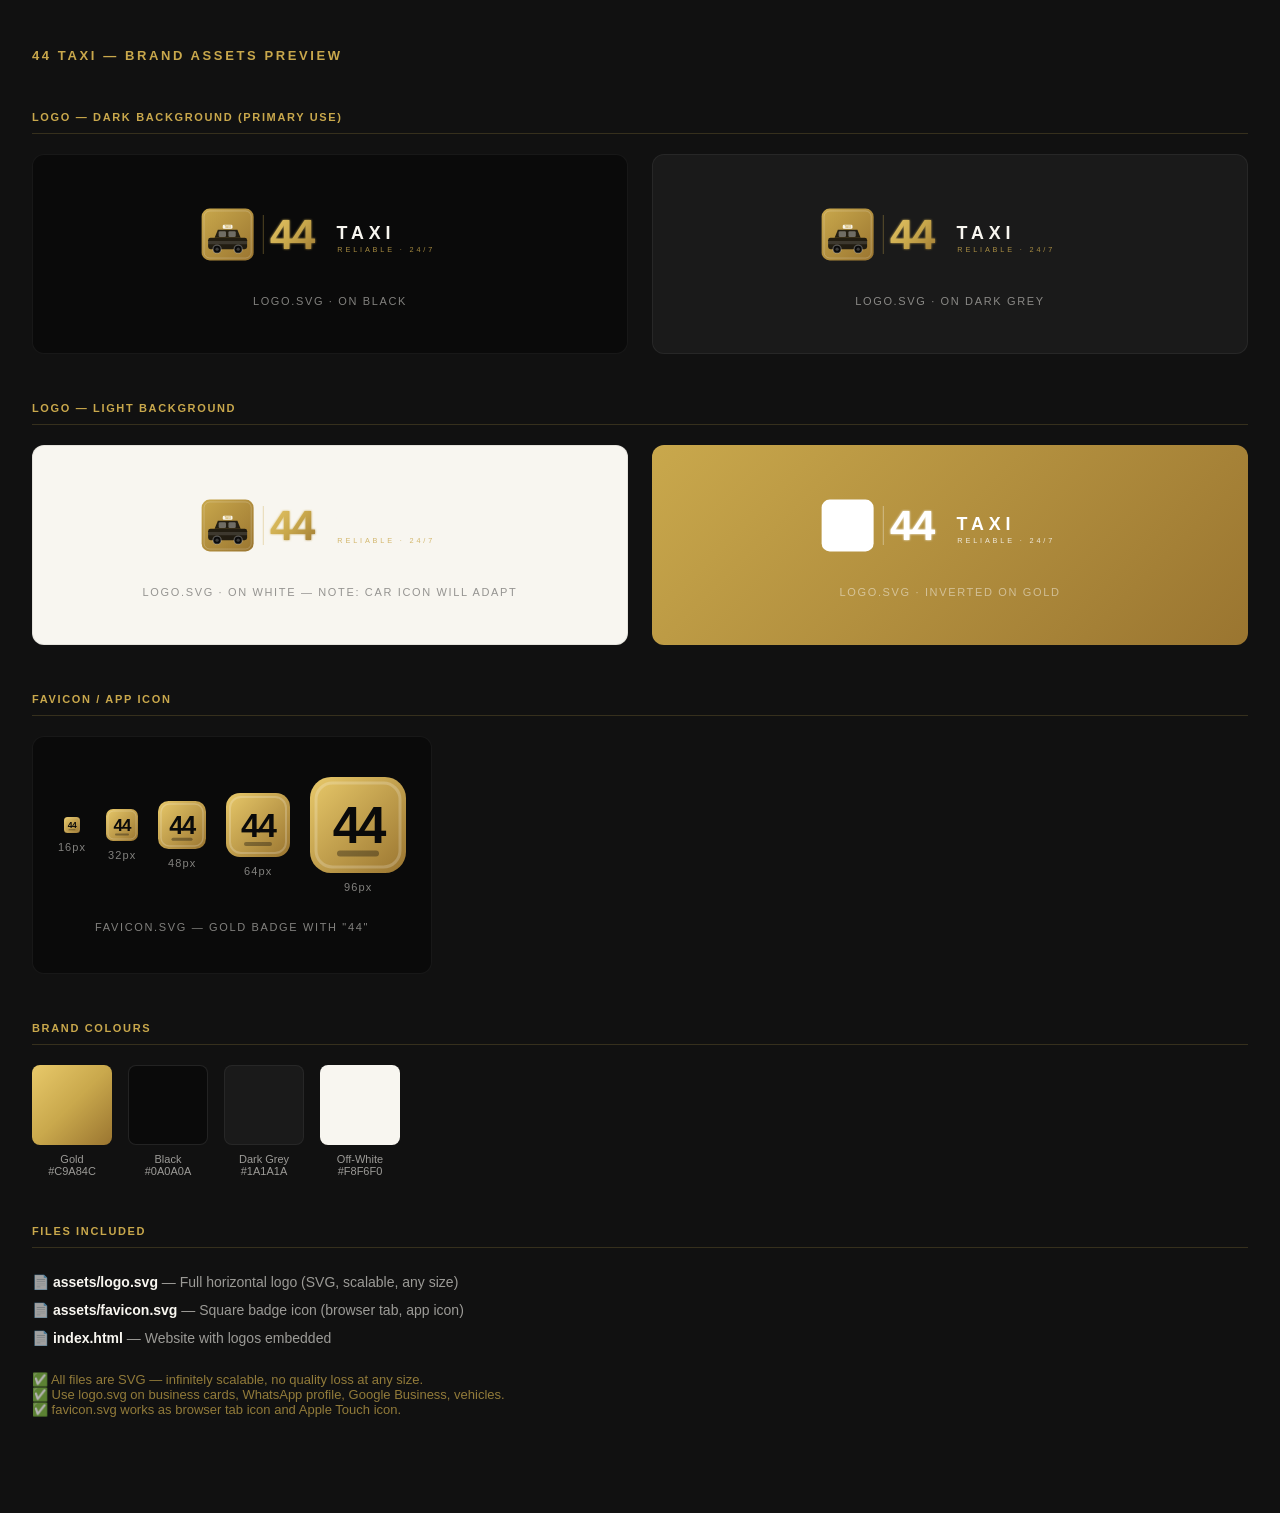
<file: brand-preview.html>
<!DOCTYPE html>
<html lang="en">
<head>
  <meta charset="UTF-8">
  <meta name="viewport" content="width=device-width, initial-scale=1.0">
  <title>44 Taxi — Brand Assets</title>
  <link rel="icon" type="image/svg+xml" href="favicon.svg">
  <style>
    *, *::before, *::after { box-sizing: border-box; margin: 0; padding: 0; }
    :root {
      --gold: #c9a84c;
      --gold-light: #e8c96a;
      --black: #0a0a0a;
      --grey: #1a1a1a;
      --white: #f8f6f0;
    }
    body { font-family: 'Arial', sans-serif; background: #111; color: var(--white); padding: 48px 32px; }
    h1 { font-size: 13px; text-transform: uppercase; letter-spacing: 0.2em; color: var(--gold); margin-bottom: 48px; }
    .grid { display: grid; grid-template-columns: repeat(auto-fit, minmax(300px, 1fr)); gap: 24px; }
    .card {
      border-radius: 12px;
      padding: 40px 32px;
      display: flex;
      flex-direction: column;
      align-items: center;
      justify-content: center;
      gap: 20px;
      min-height: 200px;
    }
    .card-label {
      font-size: 11px;
      text-transform: uppercase;
      letter-spacing: 0.15em;
      opacity: 0.5;
      margin-top: 8px;
    }
    .dark { background: #0a0a0a; border: 1px solid rgba(255,255,255,0.06); }
    .light { background: #f8f6f0; border: 1px solid rgba(0,0,0,0.08); }
    .gold-bg { background: linear-gradient(135deg, #c9a84c, #9a7530); }
    .grey-bg { background: #1a1a1a; border: 1px solid rgba(255,255,255,0.06); }
    .light .card-label { color: #333; }
    .favicons { display: flex; align-items: center; gap: 20px; }
    .favicon-wrap { display: flex; flex-direction: column; align-items: center; gap: 8px; }
    .favicon-wrap span { font-size: 11px; opacity: 0.5; letter-spacing: 0.1em; }
    section { margin-bottom: 48px; }
    section > h2 { font-size: 11px; text-transform: uppercase; letter-spacing: 0.15em; color: var(--gold); margin-bottom: 20px; padding-bottom: 10px; border-bottom: 1px solid rgba(201,168,76,0.2); }
    .color-swatches { display: flex; gap: 16px; flex-wrap: wrap; }
    .swatch { width: 80px; height: 80px; border-radius: 8px; position: relative; }
    .swatch-label { font-size: 11px; margin-top: 8px; opacity: 0.6; text-align: center; }
    .swatch-wrap { display: flex; flex-direction: column; align-items: center; }
    .s1 { background: linear-gradient(135deg, #e8c96a, #c9a84c, #9a7530); }
    .s2 { background: #0a0a0a; border: 1px solid rgba(255,255,255,0.1); }
    .s3 { background: #1a1a1a; border: 1px solid rgba(255,255,255,0.06); }
    .s4 { background: #f8f6f0; }
  </style>
</head>
<body>

<h1>44 Taxi — Brand Assets Preview</h1>

<section>
  <h2>Logo — Dark Background (Primary Use)</h2>
  <div class="grid">
    <div class="card dark">
      <img src="logo.svg" alt="44 Taxi Logo" style="max-width:260px; height:auto;">
      <span class="card-label">logo.svg · On black</span>
    </div>
    <div class="card grey-bg">
      <img src="logo.svg" alt="44 Taxi Logo" style="max-width:260px; height:auto;">
      <span class="card-label">logo.svg · On dark grey</span>
    </div>
  </div>
</section>

<section>
  <h2>Logo — Light Background</h2>
  <div class="grid">
    <div class="card light">
      <img src="logo.svg" alt="44 Taxi Logo" style="max-width:260px; height:auto;">
      <span class="card-label" style="color:#333">logo.svg · On white — note: car icon will adapt</span>
    </div>
    <div class="card gold-bg">
      <img src="logo.svg" alt="44 Taxi Logo" style="max-width:260px; height:auto; filter:brightness(0) invert(1);">
      <span class="card-label">logo.svg · Inverted on gold</span>
    </div>
  </div>
</section>

<section>
  <h2>Favicon / App Icon</h2>
  <div class="card dark" style="max-width:400px">
    <div class="favicons">
      <div class="favicon-wrap">
        <img src="favicon.svg" width="16" height="16" alt="16px favicon">
        <span>16px</span>
      </div>
      <div class="favicon-wrap">
        <img src="favicon.svg" width="32" height="32" alt="32px favicon">
        <span>32px</span>
      </div>
      <div class="favicon-wrap">
        <img src="favicon.svg" width="48" height="48" alt="48px favicon">
        <span>48px</span>
      </div>
      <div class="favicon-wrap">
        <img src="favicon.svg" width="64" height="64" alt="64px favicon">
        <span>64px</span>
      </div>
      <div class="favicon-wrap">
        <img src="favicon.svg" width="96" height="96" alt="96px favicon">
        <span>96px</span>
      </div>
    </div>
    <span class="card-label">favicon.svg — Gold badge with "44"</span>
  </div>
</section>

<section>
  <h2>Brand Colours</h2>
  <div class="color-swatches">
    <div class="swatch-wrap">
      <div class="swatch s1"></div>
      <div class="swatch-label">Gold<br>#C9A84C</div>
    </div>
    <div class="swatch-wrap">
      <div class="swatch s2"></div>
      <div class="swatch-label">Black<br>#0A0A0A</div>
    </div>
    <div class="swatch-wrap">
      <div class="swatch s3"></div>
      <div class="swatch-label">Dark Grey<br>#1A1A1A</div>
    </div>
    <div class="swatch-wrap">
      <div class="swatch s4"></div>
      <div class="swatch-label">Off-White<br>#F8F6F0</div>
    </div>
  </div>
</section>

<section>
  <h2>Files Included</h2>
  <ul style="font-size:14px; color:rgba(248,246,240,0.6); line-height:2; list-style:none; padding:0;">
    <li>📄 <strong style="color:var(--white)">assets/logo.svg</strong> — Full horizontal logo (SVG, scalable, any size)</li>
    <li>📄 <strong style="color:var(--white)">assets/favicon.svg</strong> — Square badge icon (browser tab, app icon)</li>
    <li>📄 <strong style="color:var(--white)">index.html</strong> — Website with logos embedded</li>
  </ul>
  <p style="margin-top:20px; font-size:13px; color:rgba(201,168,76,0.7);">
    ✅ All files are SVG — infinitely scalable, no quality loss at any size.<br>
    ✅ Use logo.svg on business cards, WhatsApp profile, Google Business, vehicles.<br>
    ✅ favicon.svg works as browser tab icon and Apple Touch icon.
  </p>
</section>

</body>
</html>
</file>
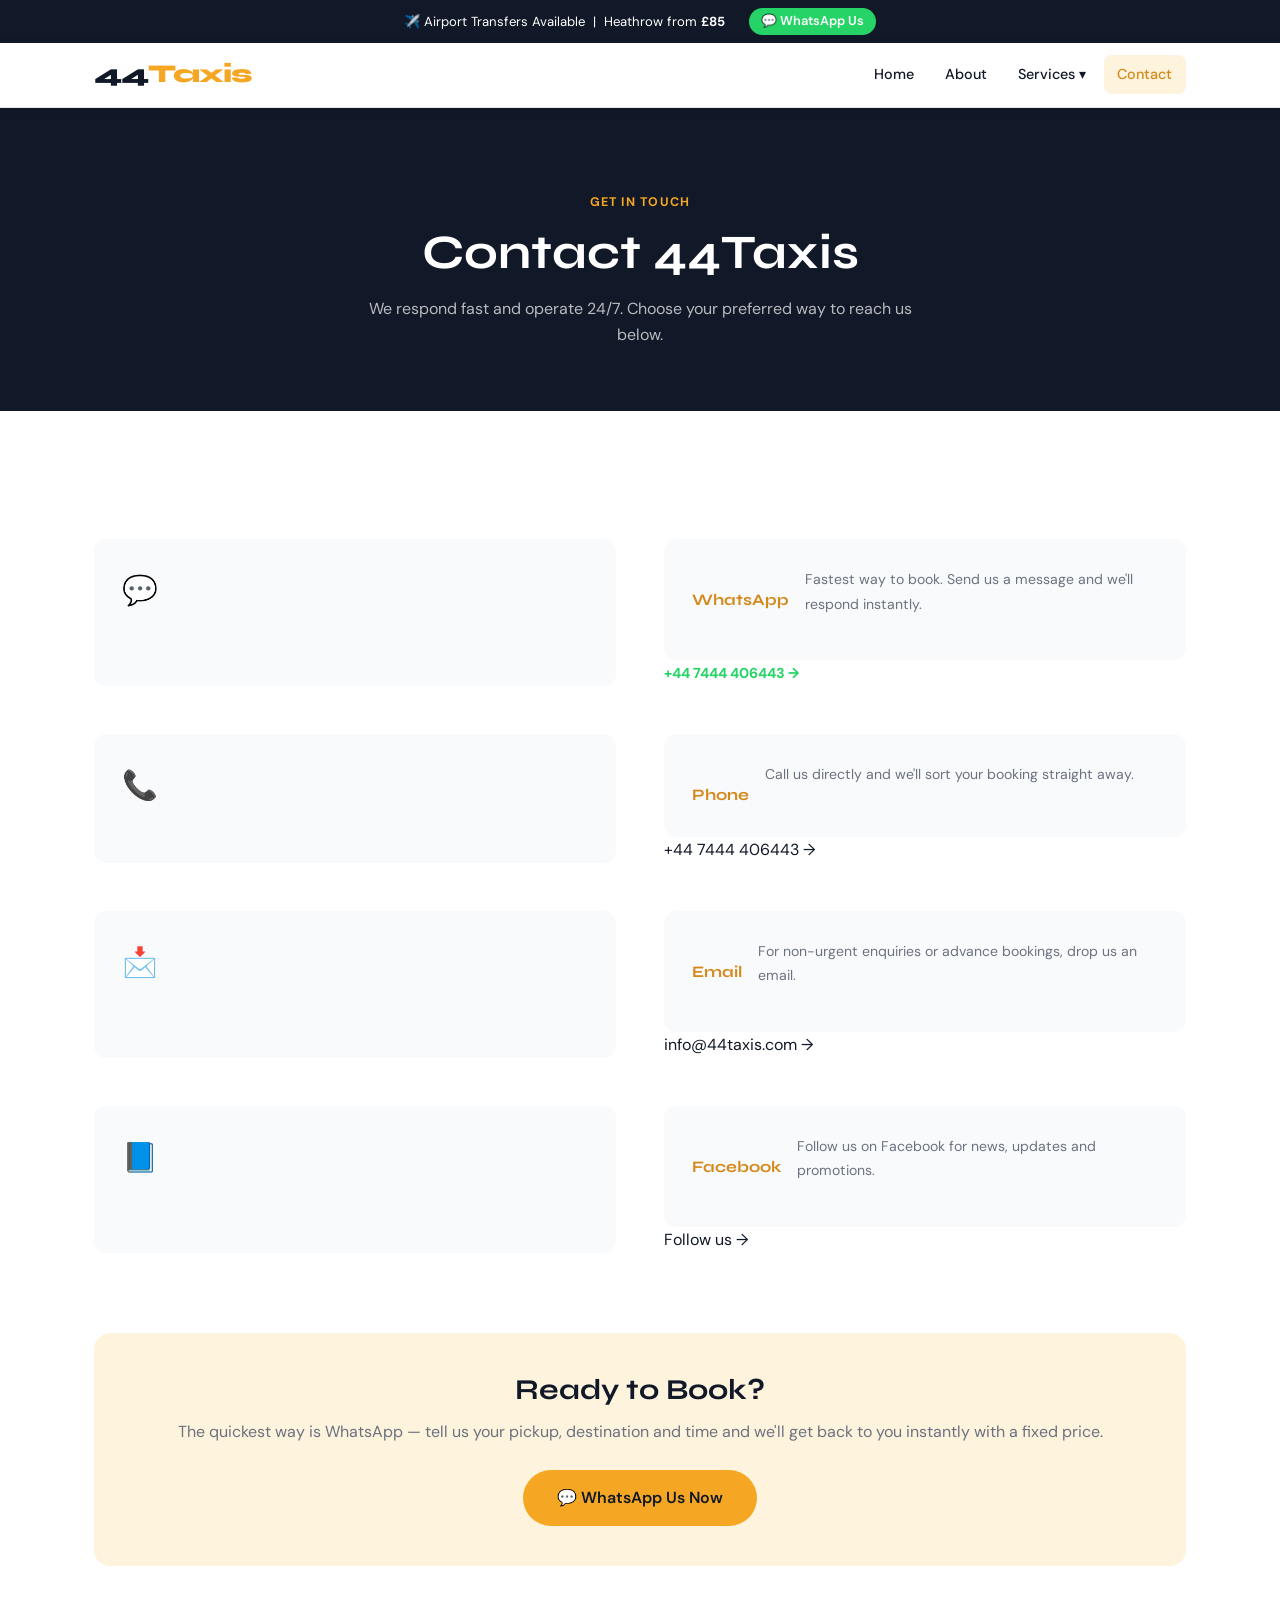
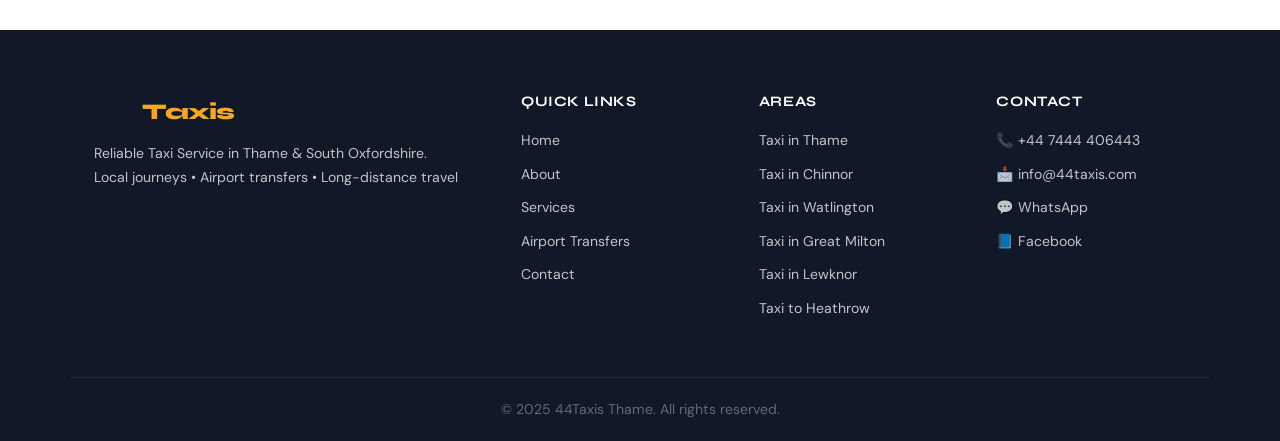
<file: contact.html>
<!DOCTYPE html>
<html lang="en">
<head>
  <meta charset="UTF-8"/>
  <meta name="viewport" content="width=device-width, initial-scale=1.0"/>
  <title>Contact 44Taxis – Book Your Taxi in Thame, Oxfordshire</title>
  <meta name="description" content="Contact 44Taxis — call, WhatsApp or email us to book your taxi in Thame or anywhere in South Oxfordshire. Available 24/7."/>
  <link rel="preconnect" href="https://fonts.googleapis.com"/>
  <link href="https://fonts.googleapis.com/css2?family=Syne:wght@400;600;700;800&family=DM+Sans:wght@300;400;500&display=swap" rel="stylesheet"/>
  <link rel="stylesheet" href="style.css"/>
</head>
<body>
  <div class="topbar">
    <span>✈️ Airport Transfers Available &nbsp;|&nbsp; Heathrow from <strong>£85</strong></span>
    <a href="https://wa.me/447444406443" class="topbar-wa">💬 WhatsApp Us</a>
  </div>
  <header class="nav-wrap">
    <nav class="nav">
      <a href="index.html" class="logo">44<span>Taxis</span></a>
      <button class="burger" id="burger">☰</button>
      <ul class="nav-links" id="navLinks">
        <li><a href="index.html">Home</a></li>
        <li><a href="about.html">About</a></li>
        <li class="has-drop">
          <a href="services.html">Services ▾</a>
          <ul class="dropdown">
            <li><a href="airport-transfers.html">Airport Transfers</a></li>
            <li><a href="taxi-thame.html">Taxi in Thame</a></li>
            <li><a href="taxi-chinnor.html">Taxi in Chinnor</a></li>
            <li><a href="taxi-watlington.html">Taxi in Watlington</a></li>
            <li><a href="taxi-great-milton.html">Taxi in Great Milton</a></li>
            <li><a href="taxi-lewknor.html">Taxi in Lewknor</a></li>
            <li><a href="taxi-heathrow.html">Taxi to Heathrow</a></li>
          </ul>
        </li>
        <li><a href="contact.html" class="active">Contact</a></li>
      </ul>
    </nav>
  </header>

  <section class="page-hero">
    <div class="container">
      <span class="section-label">Get in Touch</span>
      <h1>Contact 44Taxis</h1>
      <p>We respond fast and operate 24/7. Choose your preferred way to reach us below.</p>
    </div>
  </section>

  <section class="content-section">
    <div class="container">
      <div class="contact-grid">
        <a href="https://wa.me/447444406443" class="contact-item" style="text-decoration:none; transition:box-shadow 0.2s;" onmouseover="this.style.boxShadow='0 4px 24px rgba(0,0,0,0.1)'" onmouseout="this.style.boxShadow='none'">
          <div class="contact-item-icon">💬</div>
          <div>
            <h3>WhatsApp</h3>
            <p style="font-size:0.88rem; color:var(--grey);">Fastest way to book. Send us a message and we'll respond instantly.</p>
            <a href="https://wa.me/447444406443" style="color:#25d366; font-weight:700; font-size:0.9rem;">+44 7444 406443 →</a>
          </div>
        </a>
        <a href="tel:+447444406443" class="contact-item" style="text-decoration:none;">
          <div class="contact-item-icon">📞</div>
          <div>
            <h3>Phone</h3>
            <p style="font-size:0.88rem; color:var(--grey);">Call us directly and we'll sort your booking straight away.</p>
            <a href="tel:+447444406443">+44 7444 406443 →</a>
          </div>
        </a>
        <a href="mailto:info@44taxis.com" class="contact-item" style="text-decoration:none;">
          <div class="contact-item-icon">📩</div>
          <div>
            <h3>Email</h3>
            <p style="font-size:0.88rem; color:var(--grey);">For non-urgent enquiries or advance bookings, drop us an email.</p>
            <a href="mailto:info@44taxis.com">info@44taxis.com →</a>
          </div>
        </a>
        <a href="https://www.facebook.com/44taxiservices/" class="contact-item" style="text-decoration:none;" target="_blank">
          <div class="contact-item-icon">📘</div>
          <div>
            <h3>Facebook</h3>
            <p style="font-size:0.88rem; color:var(--grey);">Follow us on Facebook for news, updates and promotions.</p>
            <a href="https://www.facebook.com/44taxiservices/" target="_blank">Follow us →</a>
          </div>
        </a>
      </div>

      <div style="background:var(--gold-light); border-radius:16px; padding:2.5rem; margin-top:1rem; text-align:center;">
        <h2 style="margin-bottom:0.75rem; font-size:1.8rem;">Ready to Book?</h2>
        <p style="color:var(--grey); margin-bottom:1.5rem;">The quickest way is WhatsApp — tell us your pickup, destination and time and we'll get back to you instantly with a fixed price.</p>
        <a href="https://wa.me/447444406443" class="btn btn-primary" style="font-size:1rem; padding:0.85rem 2rem;">💬 WhatsApp Us Now</a>
      </div>
    </div>
  </section>

  <footer class="footer">
    <div class="container footer-grid">
      <div><div class="logo footer-logo">44<span>Taxis</span></div><p>Reliable Taxi Service in Thame &amp; South Oxfordshire.<br/>Local journeys • Airport transfers • Long-distance travel</p></div>
      <div><h4>Quick Links</h4><ul><li><a href="index.html">Home</a></li><li><a href="about.html">About</a></li><li><a href="services.html">Services</a></li><li><a href="airport-transfers.html">Airport Transfers</a></li><li><a href="contact.html">Contact</a></li></ul></div>
      <div><h4>Areas</h4><ul><li><a href="taxi-thame.html">Taxi in Thame</a></li><li><a href="taxi-chinnor.html">Taxi in Chinnor</a></li><li><a href="taxi-watlington.html">Taxi in Watlington</a></li><li><a href="taxi-great-milton.html">Taxi in Great Milton</a></li><li><a href="taxi-lewknor.html">Taxi in Lewknor</a></li><li><a href="taxi-heathrow.html">Taxi to Heathrow</a></li></ul></div>
      <div><h4>Contact</h4><ul><li><a href="tel:+447444406443">📞 +44 7444 406443</a></li><li><a href="mailto:info@44taxis.com">📩 info@44taxis.com</a></li><li><a href="https://wa.me/447444406443">💬 WhatsApp</a></li><li><a href="https://www.facebook.com/44taxiservices/">📘 Facebook</a></li></ul></div>
    </div>
    <div class="footer-bottom"><p>© 2025 44Taxis Thame. All rights reserved.</p></div>
  </footer>
  <script src="main.js"></script>
</body>
</html>
</file>
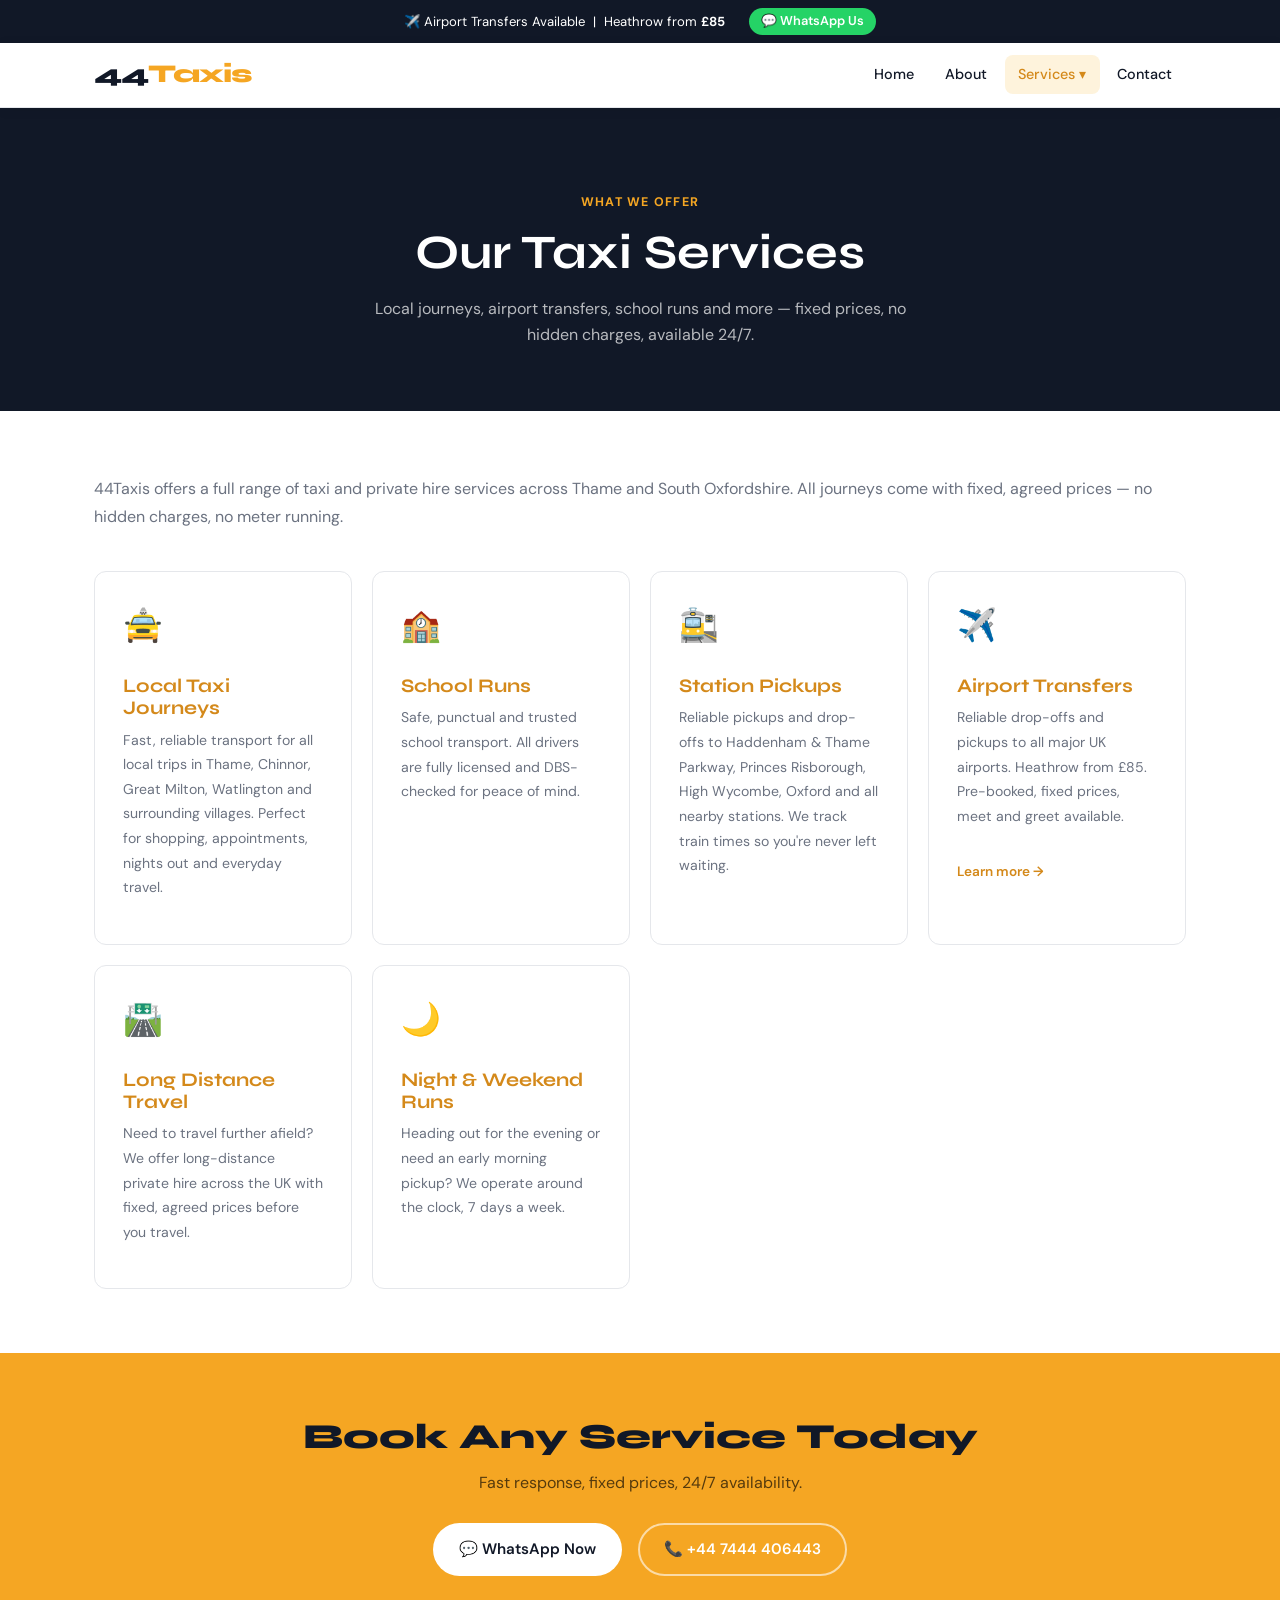
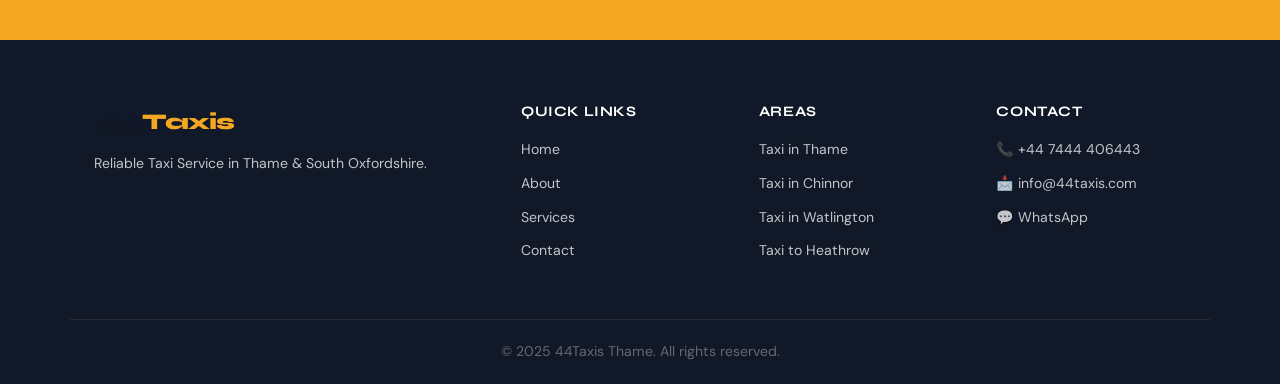
<file: services.html>
<!DOCTYPE html>
<html lang="en">
<head>
  <meta charset="UTF-8"/>
  <meta name="viewport" content="width=device-width, initial-scale=1.0"/>
  <title>Taxi Services – 44Taxis Thame, Oxfordshire</title>
  <meta name="description" content="Local journeys, school runs, station pickups and airport transfers across Thame and South Oxfordshire. Fixed prices, 24/7."/>
  <link rel="preconnect" href="https://fonts.googleapis.com"/>
  <link href="https://fonts.googleapis.com/css2?family=Syne:wght@400;600;700;800&family=DM+Sans:wght@300;400;500&display=swap" rel="stylesheet"/>
  <link rel="stylesheet" href="style.css"/>
</head>
<body>
  <div class="topbar">
    <span>✈️ Airport Transfers Available &nbsp;|&nbsp; Heathrow from <strong>£85</strong></span>
    <a href="https://wa.me/447444406443" class="topbar-wa">💬 WhatsApp Us</a>
  </div>
  <header class="nav-wrap">
    <nav class="nav">
      <a href="index.html" class="logo">44<span>Taxis</span></a>
      <button class="burger" id="burger">☰</button>
      <ul class="nav-links" id="navLinks">
        <li><a href="index.html">Home</a></li>
        <li><a href="about.html">About</a></li>
        <li class="has-drop">
          <a href="services.html" class="active">Services ▾</a>
          <ul class="dropdown">
            <li><a href="airport-transfers.html">Airport Transfers</a></li>
            <li><a href="taxi-thame.html">Taxi in Thame</a></li>
            <li><a href="taxi-chinnor.html">Taxi in Chinnor</a></li>
            <li><a href="taxi-watlington.html">Taxi in Watlington</a></li>
            <li><a href="taxi-great-milton.html">Taxi in Great Milton</a></li>
            <li><a href="taxi-lewknor.html">Taxi in Lewknor</a></li>
            <li><a href="taxi-heathrow.html">Taxi to Heathrow</a></li>
          </ul>
        </li>
        <li><a href="contact.html">Contact</a></li>
      </ul>
    </nav>
  </header>

  <section class="page-hero">
    <div class="container">
      <span class="section-label">What We Offer</span>
      <h1>Our Taxi Services</h1>
      <p>Local journeys, airport transfers, school runs and more — fixed prices, no hidden charges, available 24/7.</p>
    </div>
  </section>

  <section class="content-section">
    <div class="container">
      <p>44Taxis offers a full range of taxi and private hire services across Thame and South Oxfordshire. All journeys come with fixed, agreed prices — no hidden charges, no meter running.</p>

      <div class="services-grid" style="margin-top:2.5rem;">
        <div class="service-card">
          <div class="service-icon">🚖</div>
          <h3>Local Taxi Journeys</h3>
          <p>Fast, reliable transport for all local trips in Thame, Chinnor, Great Milton, Watlington and surrounding villages. Perfect for shopping, appointments, nights out and everyday travel.</p>
        </div>
        <div class="service-card">
          <div class="service-icon">🏫</div>
          <h3>School Runs</h3>
          <p>Safe, punctual and trusted school transport. All drivers are fully licensed and DBS-checked for peace of mind.</p>
        </div>
        <div class="service-card">
          <div class="service-icon">🚉</div>
          <h3>Station Pickups</h3>
          <p>Reliable pickups and drop-offs to Haddenham &amp; Thame Parkway, Princes Risborough, High Wycombe, Oxford and all nearby stations. We track train times so you're never left waiting.</p>
        </div>
        <a href="airport-transfers.html" class="service-card">
          <div class="service-icon">✈️</div>
          <h3>Airport Transfers</h3>
          <p>Reliable drop-offs and pickups to all major UK airports. Heathrow from £85. Pre-booked, fixed prices, meet and greet available.</p>
          <span class="card-link">Learn more →</span>
        </a>
        <div class="service-card">
          <div class="service-icon">🛣️</div>
          <h3>Long Distance Travel</h3>
          <p>Need to travel further afield? We offer long-distance private hire across the UK with fixed, agreed prices before you travel.</p>
        </div>
        <div class="service-card">
          <div class="service-icon">🌙</div>
          <h3>Night & Weekend Runs</h3>
          <p>Heading out for the evening or need an early morning pickup? We operate around the clock, 7 days a week.</p>
        </div>
      </div>
    </div>
  </section>

  <section class="cta-banner">
    <div class="container">
      <h2>Book Any Service Today</h2>
      <p>Fast response, fixed prices, 24/7 availability.</p>
      <div class="cta-btns">
        <a href="https://wa.me/447444406443" class="btn btn-white">💬 WhatsApp Now</a>
        <a href="tel:+447444406443" class="btn btn-outline-white">📞 +44 7444 406443</a>
      </div>
    </div>
  </section>

  <footer class="footer">
    <div class="container footer-grid">
      <div><div class="logo footer-logo">44<span>Taxis</span></div><p>Reliable Taxi Service in Thame &amp; South Oxfordshire.</p></div>
      <div><h4>Quick Links</h4><ul><li><a href="index.html">Home</a></li><li><a href="about.html">About</a></li><li><a href="services.html">Services</a></li><li><a href="contact.html">Contact</a></li></ul></div>
      <div><h4>Areas</h4><ul><li><a href="taxi-thame.html">Taxi in Thame</a></li><li><a href="taxi-chinnor.html">Taxi in Chinnor</a></li><li><a href="taxi-watlington.html">Taxi in Watlington</a></li><li><a href="taxi-heathrow.html">Taxi to Heathrow</a></li></ul></div>
      <div><h4>Contact</h4><ul><li><a href="tel:+447444406443">📞 +44 7444 406443</a></li><li><a href="mailto:info@44taxis.com">📩 info@44taxis.com</a></li><li><a href="https://wa.me/447444406443">💬 WhatsApp</a></li></ul></div>
    </div>
    <div class="footer-bottom"><p>© 2025 44Taxis Thame. All rights reserved.</p></div>
  </footer>
  <script src="main.js"></script>
</body>
</html>
</file>
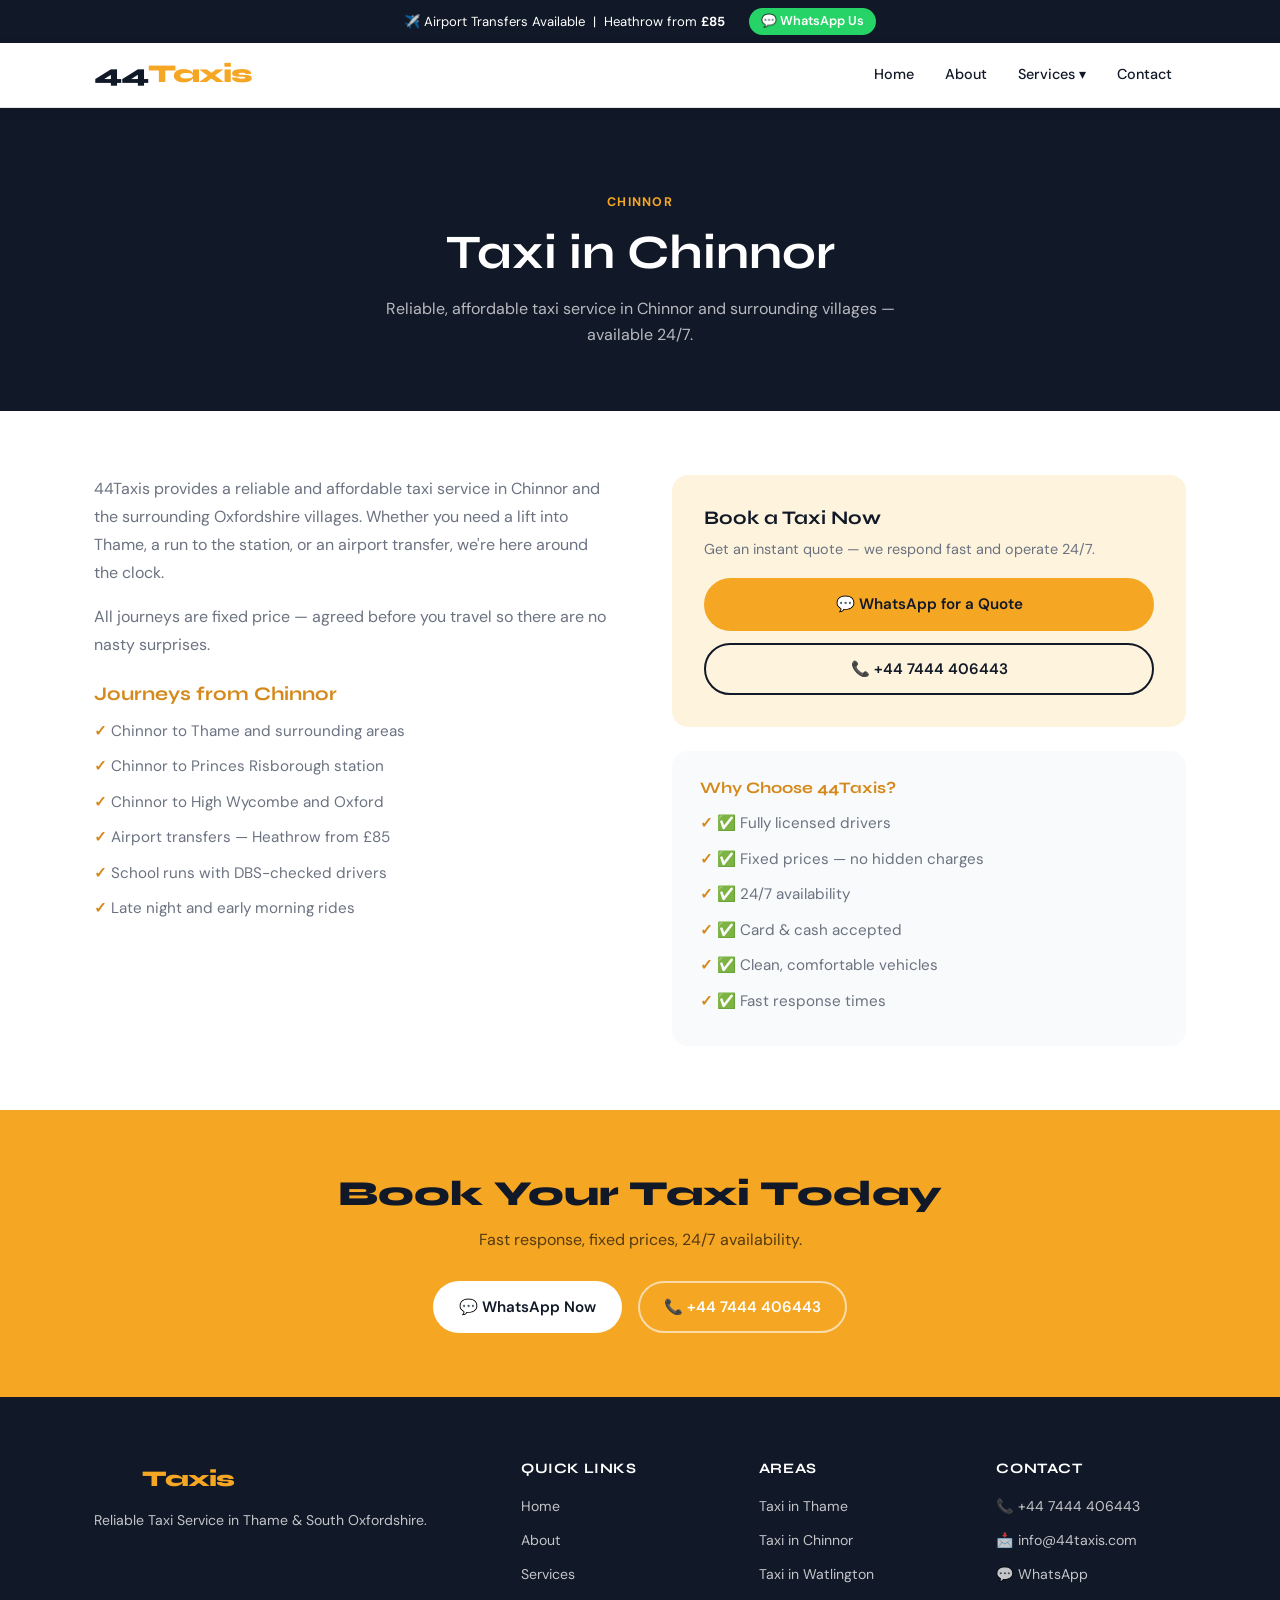
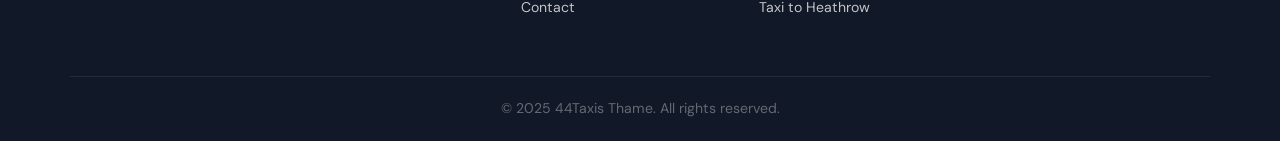
<file: taxi-chinnor.html>
<!DOCTYPE html>
<html lang="en">
<head>
  <meta charset="UTF-8"/>
  <meta name="viewport" content="width=device-width, initial-scale=1.0"/>
  <title>Taxi in Chinnor – 44Taxis Oxfordshire</title>
  <meta name="description" content="Reliable taxi service in Chinnor, Oxfordshire. Fixed prices, 24/7. WhatsApp or call us for a fast quote."/>
  <link rel="preconnect" href="https://fonts.googleapis.com"/>
  <link href="https://fonts.googleapis.com/css2?family=Syne:wght@400;600;700;800&family=DM+Sans:wght@300;400;500&display=swap" rel="stylesheet"/>
  <link rel="stylesheet" href="style.css"/>
</head>
<body>
  <div class="topbar">
    <span>✈️ Airport Transfers Available &nbsp;|&nbsp; Heathrow from <strong>£85</strong></span>
    <a href="https://wa.me/447444406443" class="topbar-wa">💬 WhatsApp Us</a>
  </div>
  <header class="nav-wrap">
    <nav class="nav">
      <a href="index.html" class="logo">44<span>Taxis</span></a>
      <button class="burger" id="burger">☰</button>
      <ul class="nav-links" id="navLinks">
        <li><a href="index.html">Home</a></li>
        <li><a href="about.html">About</a></li>
        <li class="has-drop">
          <a href="services.html">Services ▾</a>
          <ul class="dropdown">
            <li><a href="airport-transfers.html">Airport Transfers</a></li>
            <li><a href="taxi-thame.html">Taxi in Thame</a></li>
            <li><a href="taxi-chinnor.html">Taxi in Chinnor</a></li>
            <li><a href="taxi-watlington.html">Taxi in Watlington</a></li>
            <li><a href="taxi-great-milton.html">Taxi in Great Milton</a></li>
            <li><a href="taxi-lewknor.html">Taxi in Lewknor</a></li>
            <li><a href="taxi-heathrow.html">Taxi to Heathrow</a></li>
          </ul>
        </li>
        <li><a href="contact.html">Contact</a></li>
</ul>
    </nav>
  </header>

  <section class="page-hero">
    <div class="container">
      <span class="section-label">Chinnor</span>
      <h1>Taxi in Chinnor</h1>
      <p>Reliable, affordable taxi service in Chinnor and surrounding villages — available 24/7.</p>
    </div>
  </section>

  <section class="content-section">
    <div class="container two-col">
      <div><p>44Taxis provides a reliable and affordable taxi service in Chinnor and the surrounding Oxfordshire villages. Whether you need a lift into Thame, a run to the station, or an airport transfer, we're here around the clock.</p>
        <p>All journeys are fixed price — agreed before you travel so there are no nasty surprises.</p>
        <h3>Journeys from Chinnor</h3>
        <ul>
          <li>Chinnor to Thame and surrounding areas</li>
          <li>Chinnor to Princes Risborough station</li>
          <li>Chinnor to High Wycombe and Oxford</li>
          <li>Airport transfers — Heathrow from £85</li>
          <li>School runs with DBS-checked drivers</li>
          <li>Late night and early morning rides</li>
        </ul></div>
      <div>
        <div style="background:var(--gold-light); border-radius:16px; padding:2rem; margin-bottom:1.5rem;">
          <h3 style="color:var(--dark); margin-top:0; font-size:1.2rem;">Book a Taxi Now</h3>
          <p style="font-size:0.9rem; color:var(--grey);">Get an instant quote — we respond fast and operate 24/7.</p>
          <a href="https://wa.me/447444406443" class="btn btn-primary" style="width:100%; justify-content:center; margin-bottom:0.75rem;">💬 WhatsApp for a Quote</a>
          <a href="tel:+447444406443" class="btn btn-outline" style="width:100%; justify-content:center;">📞 +44 7444 406443</a>
        </div>
        <div style="background:var(--light); border-radius:16px; padding:1.75rem;">
          <h3 style="margin-top:0; font-size:1rem;">Why Choose 44Taxis?</h3>
          <ul>
            <li>✅ Fully licensed drivers</li>
            <li>✅ Fixed prices — no hidden charges</li>
            <li>✅ 24/7 availability</li>
            <li>✅ Card &amp; cash accepted</li>
            <li>✅ Clean, comfortable vehicles</li>
            <li>✅ Fast response times</li>
          </ul>
        </div>
      </div>
    </div>
  </section>

  <section class="cta-banner">
    <div class="container">
      <h2>Book Your Taxi Today</h2>
      <p>Fast response, fixed prices, 24/7 availability.</p>
      <div class="cta-btns">
        <a href="https://wa.me/447444406443" class="btn btn-white">💬 WhatsApp Now</a>
        <a href="tel:+447444406443" class="btn btn-outline-white">📞 +44 7444 406443</a>
      </div>
    </div>
  </section>

  <footer class="footer">
    <div class="container footer-grid">
      <div><div class="logo footer-logo">44<span>Taxis</span></div><p>Reliable Taxi Service in Thame &amp; South Oxfordshire.</p></div>
      <div><h4>Quick Links</h4><ul><li><a href="index.html">Home</a></li><li><a href="about.html">About</a></li><li><a href="services.html">Services</a></li><li><a href="contact.html">Contact</a></li></ul></div>
      <div><h4>Areas</h4><ul><li><a href="taxi-thame.html">Taxi in Thame</a></li><li><a href="taxi-chinnor.html">Taxi in Chinnor</a></li><li><a href="taxi-watlington.html">Taxi in Watlington</a></li><li><a href="taxi-heathrow.html">Taxi to Heathrow</a></li></ul></div>
      <div><h4>Contact</h4><ul><li><a href="tel:+447444406443">📞 +44 7444 406443</a></li><li><a href="mailto:info@44taxis.com">📩 info@44taxis.com</a></li><li><a href="https://wa.me/447444406443">💬 WhatsApp</a></li></ul></div>
    </div>
    <div class="footer-bottom"><p>© 2025 44Taxis Thame. All rights reserved.</p></div>
  </footer>
  <script src="main.js"></script>
</body>
</html>
</file>
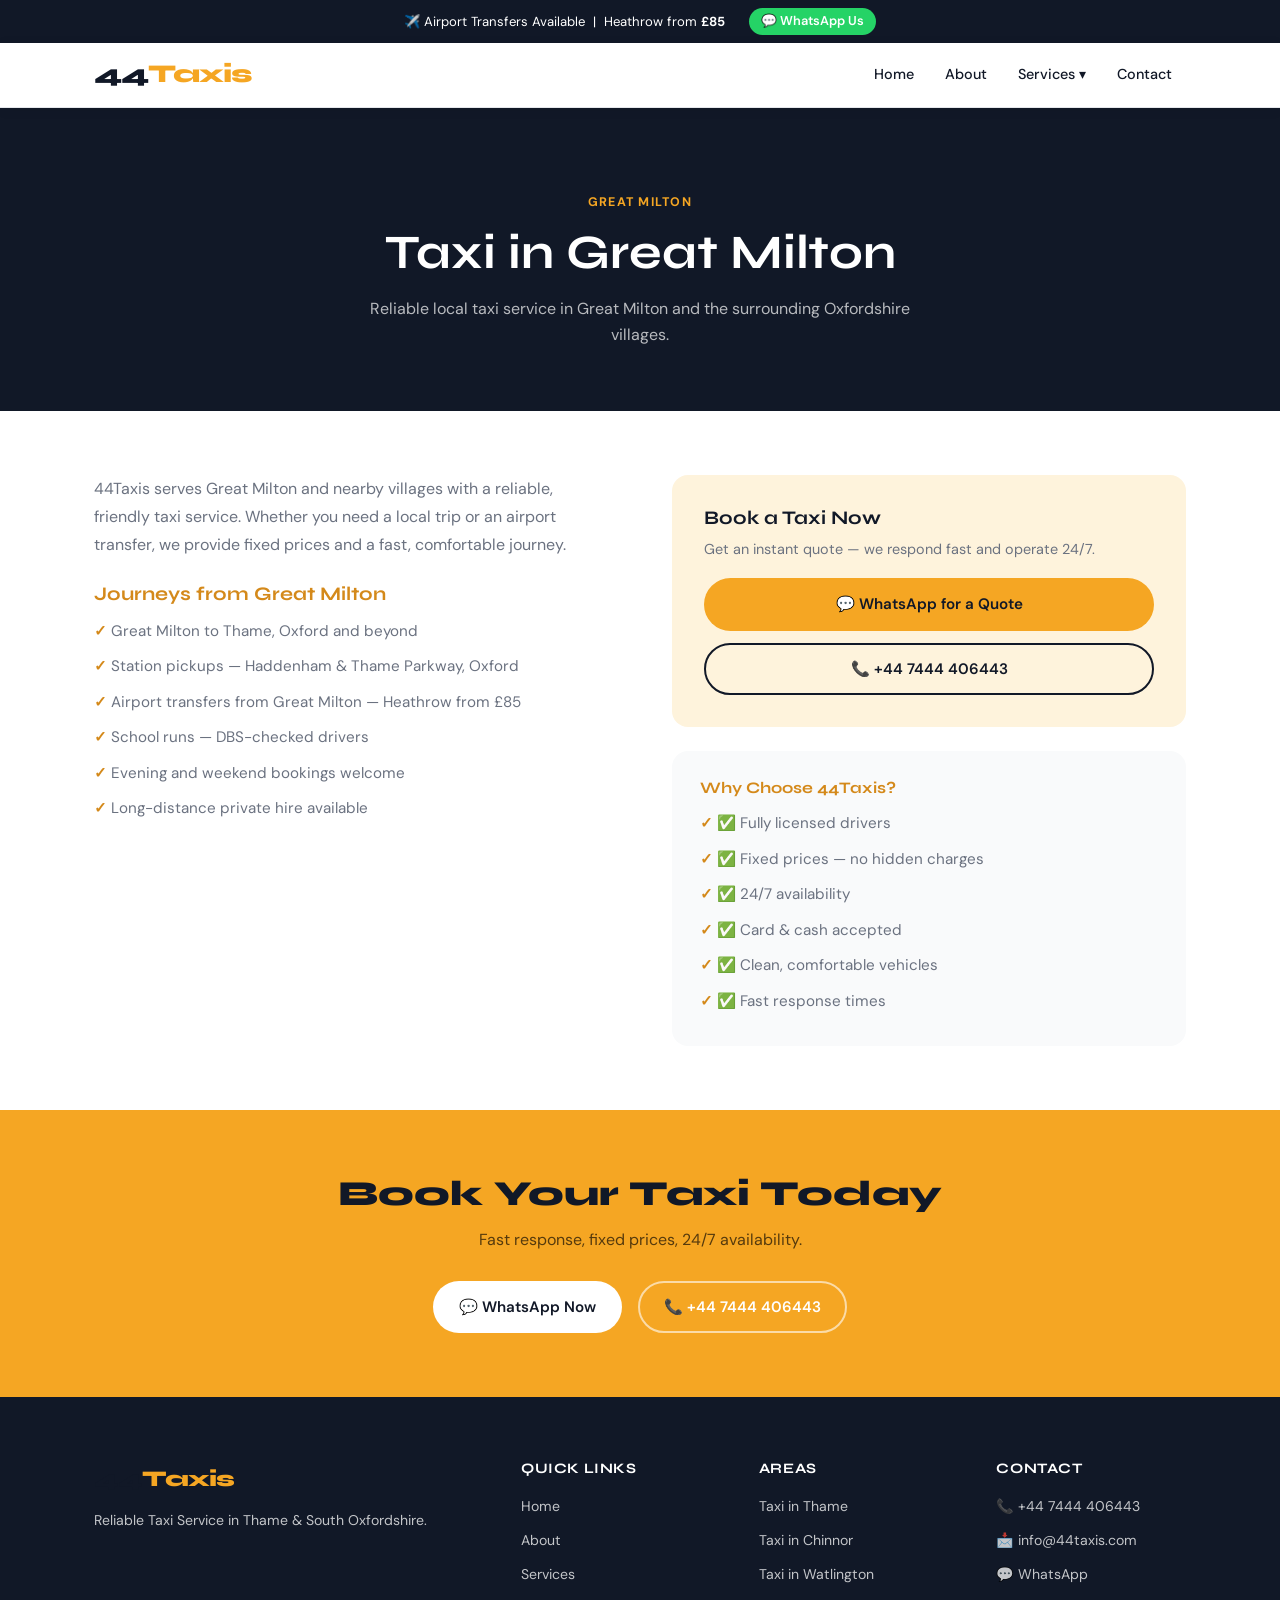
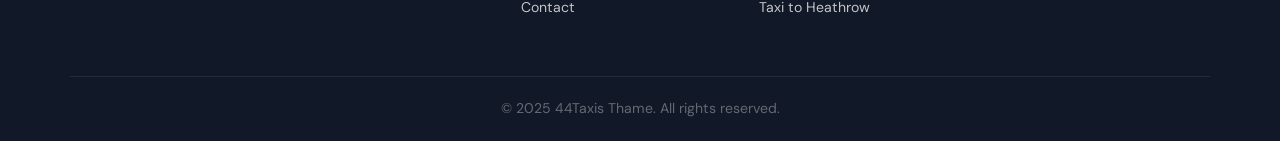
<file: taxi-great-milton.html>
<!DOCTYPE html>
<html lang="en">
<head>
  <meta charset="UTF-8"/>
  <meta name="viewport" content="width=device-width, initial-scale=1.0"/>
  <title>Taxi in Great Milton – 44Taxis Oxfordshire</title>
  <meta name="description" content="Taxi service in Great Milton, Oxfordshire. Reliable, affordable and 24/7. Fixed prices — book via WhatsApp or call us."/>
  <link rel="preconnect" href="https://fonts.googleapis.com"/>
  <link href="https://fonts.googleapis.com/css2?family=Syne:wght@400;600;700;800&family=DM+Sans:wght@300;400;500&display=swap" rel="stylesheet"/>
  <link rel="stylesheet" href="style.css"/>
</head>
<body>
  <div class="topbar">
    <span>✈️ Airport Transfers Available &nbsp;|&nbsp; Heathrow from <strong>£85</strong></span>
    <a href="https://wa.me/447444406443" class="topbar-wa">💬 WhatsApp Us</a>
  </div>
  <header class="nav-wrap">
    <nav class="nav">
      <a href="index.html" class="logo">44<span>Taxis</span></a>
      <button class="burger" id="burger">☰</button>
      <ul class="nav-links" id="navLinks">
        <li><a href="index.html">Home</a></li>
        <li><a href="about.html">About</a></li>
        <li class="has-drop">
          <a href="services.html">Services ▾</a>
          <ul class="dropdown">
            <li><a href="airport-transfers.html">Airport Transfers</a></li>
            <li><a href="taxi-thame.html">Taxi in Thame</a></li>
            <li><a href="taxi-chinnor.html">Taxi in Chinnor</a></li>
            <li><a href="taxi-watlington.html">Taxi in Watlington</a></li>
            <li><a href="taxi-great-milton.html">Taxi in Great Milton</a></li>
            <li><a href="taxi-lewknor.html">Taxi in Lewknor</a></li>
            <li><a href="taxi-heathrow.html">Taxi to Heathrow</a></li>
          </ul>
        </li>
        <li><a href="contact.html">Contact</a></li>
</ul>
    </nav>
  </header>

  <section class="page-hero">
    <div class="container">
      <span class="section-label">Great Milton</span>
      <h1>Taxi in Great Milton</h1>
      <p>Reliable local taxi service in Great Milton and the surrounding Oxfordshire villages.</p>
    </div>
  </section>

  <section class="content-section">
    <div class="container two-col">
      <div><p>44Taxis serves Great Milton and nearby villages with a reliable, friendly taxi service. Whether you need a local trip or an airport transfer, we provide fixed prices and a fast, comfortable journey.</p>
        <h3>Journeys from Great Milton</h3>
        <ul>
          <li>Great Milton to Thame, Oxford and beyond</li>
          <li>Station pickups — Haddenham &amp; Thame Parkway, Oxford</li>
          <li>Airport transfers from Great Milton — Heathrow from £85</li>
          <li>School runs — DBS-checked drivers</li>
          <li>Evening and weekend bookings welcome</li>
          <li>Long-distance private hire available</li>
        </ul></div>
      <div>
        <div style="background:var(--gold-light); border-radius:16px; padding:2rem; margin-bottom:1.5rem;">
          <h3 style="color:var(--dark); margin-top:0; font-size:1.2rem;">Book a Taxi Now</h3>
          <p style="font-size:0.9rem; color:var(--grey);">Get an instant quote — we respond fast and operate 24/7.</p>
          <a href="https://wa.me/447444406443" class="btn btn-primary" style="width:100%; justify-content:center; margin-bottom:0.75rem;">💬 WhatsApp for a Quote</a>
          <a href="tel:+447444406443" class="btn btn-outline" style="width:100%; justify-content:center;">📞 +44 7444 406443</a>
        </div>
        <div style="background:var(--light); border-radius:16px; padding:1.75rem;">
          <h3 style="margin-top:0; font-size:1rem;">Why Choose 44Taxis?</h3>
          <ul>
            <li>✅ Fully licensed drivers</li>
            <li>✅ Fixed prices — no hidden charges</li>
            <li>✅ 24/7 availability</li>
            <li>✅ Card &amp; cash accepted</li>
            <li>✅ Clean, comfortable vehicles</li>
            <li>✅ Fast response times</li>
          </ul>
        </div>
      </div>
    </div>
  </section>

  <section class="cta-banner">
    <div class="container">
      <h2>Book Your Taxi Today</h2>
      <p>Fast response, fixed prices, 24/7 availability.</p>
      <div class="cta-btns">
        <a href="https://wa.me/447444406443" class="btn btn-white">💬 WhatsApp Now</a>
        <a href="tel:+447444406443" class="btn btn-outline-white">📞 +44 7444 406443</a>
      </div>
    </div>
  </section>

  <footer class="footer">
    <div class="container footer-grid">
      <div><div class="logo footer-logo">44<span>Taxis</span></div><p>Reliable Taxi Service in Thame &amp; South Oxfordshire.</p></div>
      <div><h4>Quick Links</h4><ul><li><a href="index.html">Home</a></li><li><a href="about.html">About</a></li><li><a href="services.html">Services</a></li><li><a href="contact.html">Contact</a></li></ul></div>
      <div><h4>Areas</h4><ul><li><a href="taxi-thame.html">Taxi in Thame</a></li><li><a href="taxi-chinnor.html">Taxi in Chinnor</a></li><li><a href="taxi-watlington.html">Taxi in Watlington</a></li><li><a href="taxi-heathrow.html">Taxi to Heathrow</a></li></ul></div>
      <div><h4>Contact</h4><ul><li><a href="tel:+447444406443">📞 +44 7444 406443</a></li><li><a href="mailto:info@44taxis.com">📩 info@44taxis.com</a></li><li><a href="https://wa.me/447444406443">💬 WhatsApp</a></li></ul></div>
    </div>
    <div class="footer-bottom"><p>© 2025 44Taxis Thame. All rights reserved.</p></div>
  </footer>
  <script src="main.js"></script>
</body>
</html>
</file>
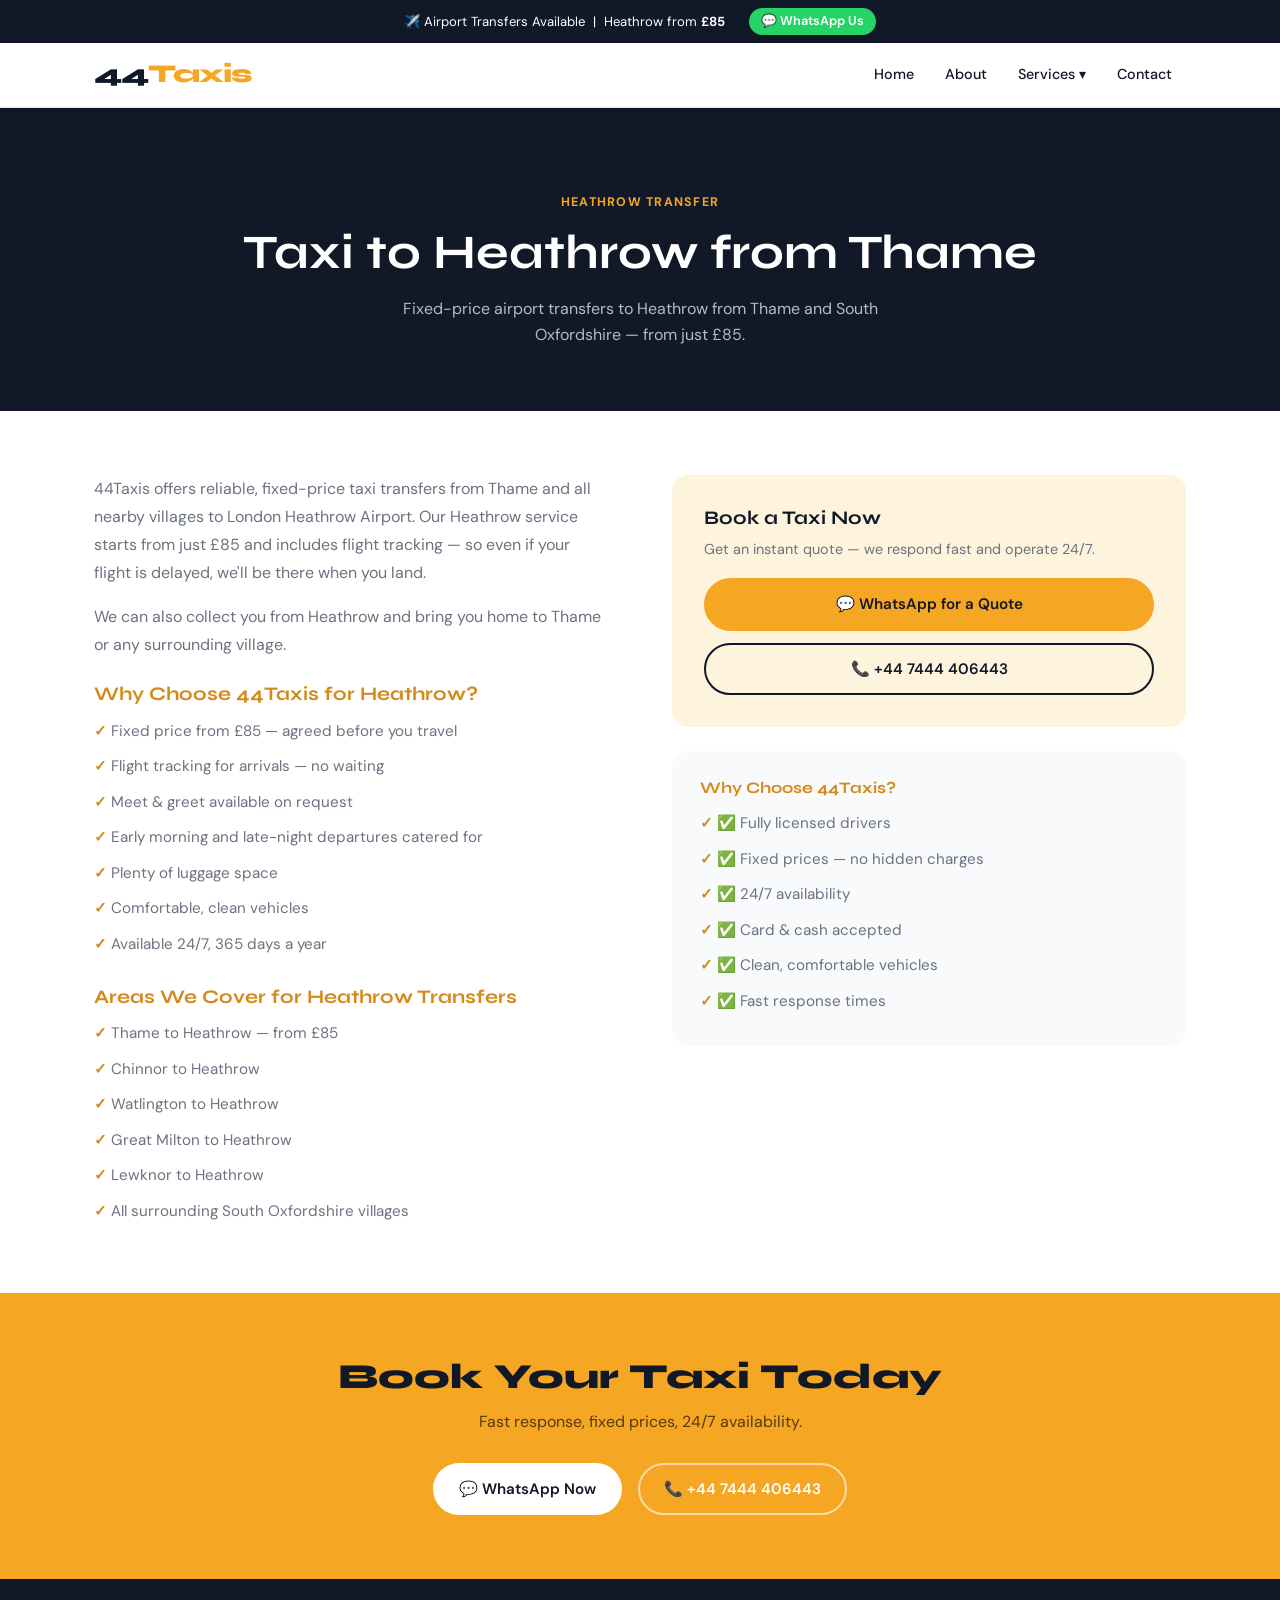
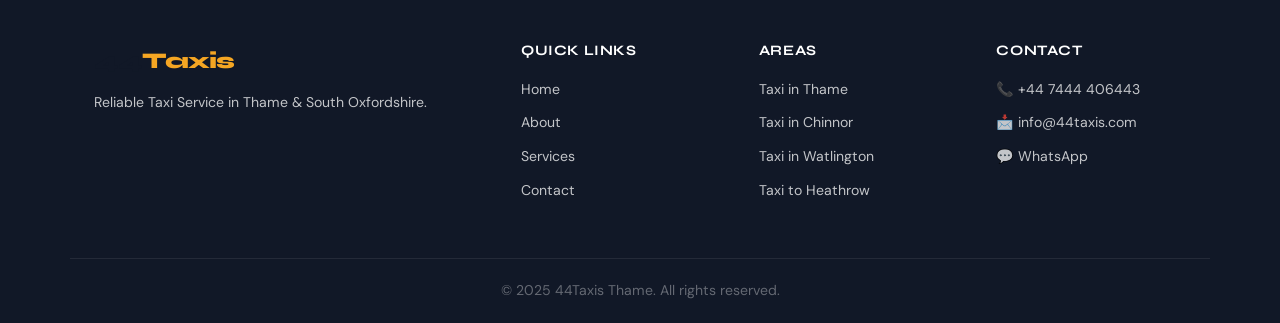
<file: taxi-heathrow.html>
<!DOCTYPE html>
<html lang="en">
<head>
  <meta charset="UTF-8"/>
  <meta name="viewport" content="width=device-width, initial-scale=1.0"/>
  <title>Taxi to Heathrow from Thame – 44Taxis Oxfordshire</title>
  <meta name="description" content="Taxi from Thame to Heathrow Airport from £85. Fixed price, flight tracking, 24/7. Book via WhatsApp or phone — 44Taxis."/>
  <link rel="preconnect" href="https://fonts.googleapis.com"/>
  <link href="https://fonts.googleapis.com/css2?family=Syne:wght@400;600;700;800&family=DM+Sans:wght@300;400;500&display=swap" rel="stylesheet"/>
  <link rel="stylesheet" href="style.css"/>
</head>
<body>
  <div class="topbar">
    <span>✈️ Airport Transfers Available &nbsp;|&nbsp; Heathrow from <strong>£85</strong></span>
    <a href="https://wa.me/447444406443" class="topbar-wa">💬 WhatsApp Us</a>
  </div>
  <header class="nav-wrap">
    <nav class="nav">
      <a href="index.html" class="logo">44<span>Taxis</span></a>
      <button class="burger" id="burger">☰</button>
      <ul class="nav-links" id="navLinks">
        <li><a href="index.html">Home</a></li>
        <li><a href="about.html">About</a></li>
        <li class="has-drop">
          <a href="services.html">Services ▾</a>
          <ul class="dropdown">
            <li><a href="airport-transfers.html">Airport Transfers</a></li>
            <li><a href="taxi-thame.html">Taxi in Thame</a></li>
            <li><a href="taxi-chinnor.html">Taxi in Chinnor</a></li>
            <li><a href="taxi-watlington.html">Taxi in Watlington</a></li>
            <li><a href="taxi-great-milton.html">Taxi in Great Milton</a></li>
            <li><a href="taxi-lewknor.html">Taxi in Lewknor</a></li>
            <li><a href="taxi-heathrow.html">Taxi to Heathrow</a></li>
          </ul>
        </li>
        <li><a href="contact.html">Contact</a></li>
</ul>
    </nav>
  </header>

  <section class="page-hero">
    <div class="container">
      <span class="section-label">Heathrow Transfer</span>
      <h1>Taxi to Heathrow from Thame</h1>
      <p>Fixed-price airport transfers to Heathrow from Thame and South Oxfordshire — from just £85.</p>
    </div>
  </section>

  <section class="content-section">
    <div class="container two-col">
      <div><p>44Taxis offers reliable, fixed-price taxi transfers from Thame and all nearby villages to London Heathrow Airport. Our Heathrow service starts from just £85 and includes flight tracking — so even if your flight is delayed, we'll be there when you land.</p>
        <p>We can also collect you from Heathrow and bring you home to Thame or any surrounding village.</p>
        <h3>Why Choose 44Taxis for Heathrow?</h3>
        <ul>
          <li>Fixed price from £85 — agreed before you travel</li>
          <li>Flight tracking for arrivals — no waiting</li>
          <li>Meet &amp; greet available on request</li>
          <li>Early morning and late-night departures catered for</li>
          <li>Plenty of luggage space</li>
          <li>Comfortable, clean vehicles</li>
          <li>Available 24/7, 365 days a year</li>
        </ul>
        <h3>Areas We Cover for Heathrow Transfers</h3>
        <ul>
          <li>Thame to Heathrow — from £85</li>
          <li>Chinnor to Heathrow</li>
          <li>Watlington to Heathrow</li>
          <li>Great Milton to Heathrow</li>
          <li>Lewknor to Heathrow</li>
          <li>All surrounding South Oxfordshire villages</li>
        </ul></div>
      <div>
        <div style="background:var(--gold-light); border-radius:16px; padding:2rem; margin-bottom:1.5rem;">
          <h3 style="color:var(--dark); margin-top:0; font-size:1.2rem;">Book a Taxi Now</h3>
          <p style="font-size:0.9rem; color:var(--grey);">Get an instant quote — we respond fast and operate 24/7.</p>
          <a href="https://wa.me/447444406443" class="btn btn-primary" style="width:100%; justify-content:center; margin-bottom:0.75rem;">💬 WhatsApp for a Quote</a>
          <a href="tel:+447444406443" class="btn btn-outline" style="width:100%; justify-content:center;">📞 +44 7444 406443</a>
        </div>
        <div style="background:var(--light); border-radius:16px; padding:1.75rem;">
          <h3 style="margin-top:0; font-size:1rem;">Why Choose 44Taxis?</h3>
          <ul>
            <li>✅ Fully licensed drivers</li>
            <li>✅ Fixed prices — no hidden charges</li>
            <li>✅ 24/7 availability</li>
            <li>✅ Card &amp; cash accepted</li>
            <li>✅ Clean, comfortable vehicles</li>
            <li>✅ Fast response times</li>
          </ul>
        </div>
      </div>
    </div>
  </section>

  <section class="cta-banner">
    <div class="container">
      <h2>Book Your Taxi Today</h2>
      <p>Fast response, fixed prices, 24/7 availability.</p>
      <div class="cta-btns">
        <a href="https://wa.me/447444406443" class="btn btn-white">💬 WhatsApp Now</a>
        <a href="tel:+447444406443" class="btn btn-outline-white">📞 +44 7444 406443</a>
      </div>
    </div>
  </section>

  <footer class="footer">
    <div class="container footer-grid">
      <div><div class="logo footer-logo">44<span>Taxis</span></div><p>Reliable Taxi Service in Thame &amp; South Oxfordshire.</p></div>
      <div><h4>Quick Links</h4><ul><li><a href="index.html">Home</a></li><li><a href="about.html">About</a></li><li><a href="services.html">Services</a></li><li><a href="contact.html">Contact</a></li></ul></div>
      <div><h4>Areas</h4><ul><li><a href="taxi-thame.html">Taxi in Thame</a></li><li><a href="taxi-chinnor.html">Taxi in Chinnor</a></li><li><a href="taxi-watlington.html">Taxi in Watlington</a></li><li><a href="taxi-heathrow.html">Taxi to Heathrow</a></li></ul></div>
      <div><h4>Contact</h4><ul><li><a href="tel:+447444406443">📞 +44 7444 406443</a></li><li><a href="mailto:info@44taxis.com">📩 info@44taxis.com</a></li><li><a href="https://wa.me/447444406443">💬 WhatsApp</a></li></ul></div>
    </div>
    <div class="footer-bottom"><p>© 2025 44Taxis Thame. All rights reserved.</p></div>
  </footer>
  <script src="main.js"></script>
</body>
</html>
</file>
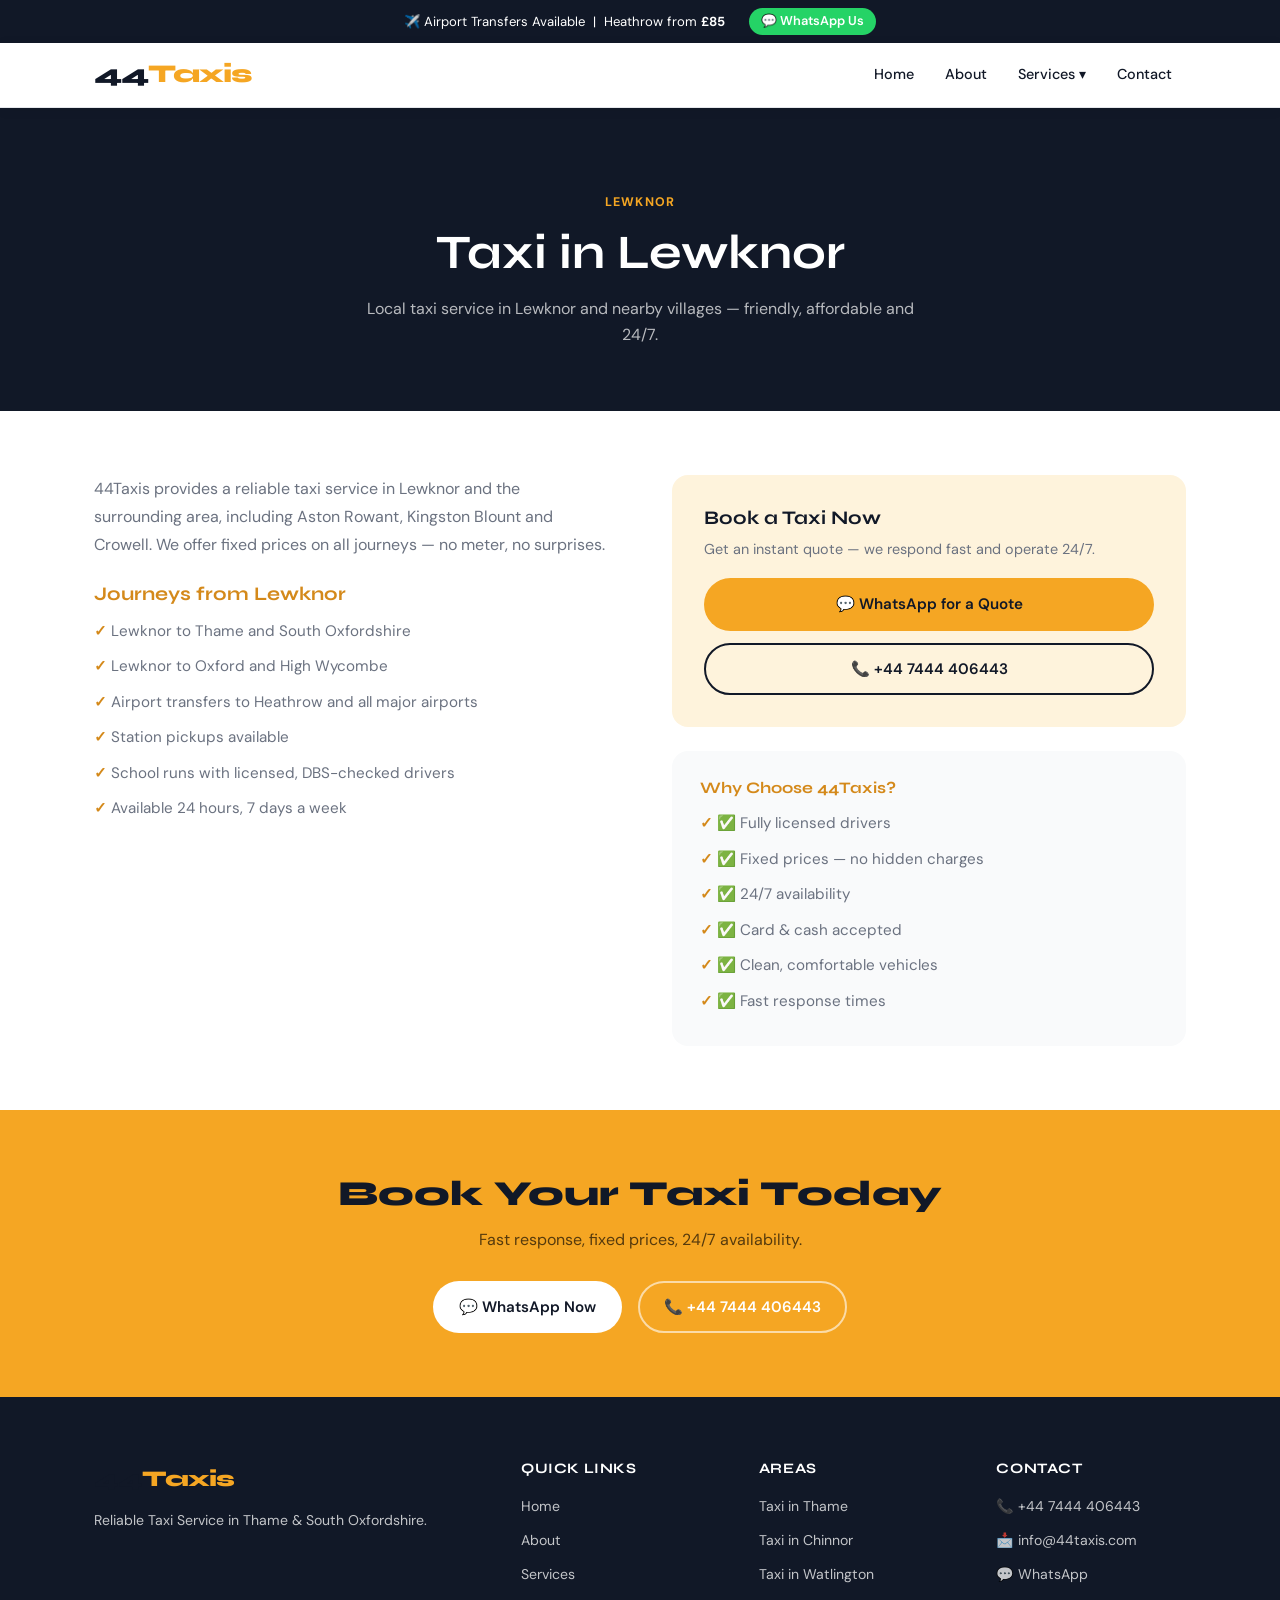
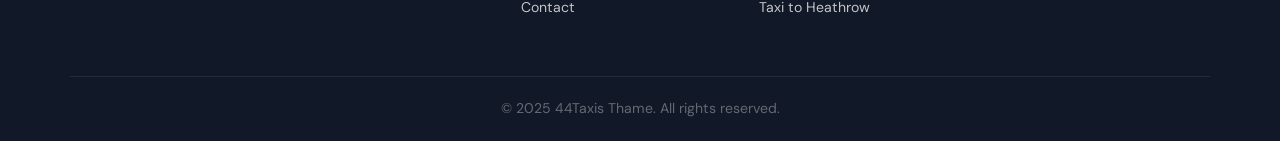
<file: taxi-lewknor.html>
<!DOCTYPE html>
<html lang="en">
<head>
  <meta charset="UTF-8"/>
  <meta name="viewport" content="width=device-width, initial-scale=1.0"/>
  <title>Taxi in Lewknor – 44Taxis Oxfordshire</title>
  <meta name="description" content="Taxi service in Lewknor, Oxfordshire. 44Taxis — fixed prices, 24/7. WhatsApp or call for an instant quote."/>
  <link rel="preconnect" href="https://fonts.googleapis.com"/>
  <link href="https://fonts.googleapis.com/css2?family=Syne:wght@400;600;700;800&family=DM+Sans:wght@300;400;500&display=swap" rel="stylesheet"/>
  <link rel="stylesheet" href="style.css"/>
</head>
<body>
  <div class="topbar">
    <span>✈️ Airport Transfers Available &nbsp;|&nbsp; Heathrow from <strong>£85</strong></span>
    <a href="https://wa.me/447444406443" class="topbar-wa">💬 WhatsApp Us</a>
  </div>
  <header class="nav-wrap">
    <nav class="nav">
      <a href="index.html" class="logo">44<span>Taxis</span></a>
      <button class="burger" id="burger">☰</button>
      <ul class="nav-links" id="navLinks">
        <li><a href="index.html">Home</a></li>
        <li><a href="about.html">About</a></li>
        <li class="has-drop">
          <a href="services.html">Services ▾</a>
          <ul class="dropdown">
            <li><a href="airport-transfers.html">Airport Transfers</a></li>
            <li><a href="taxi-thame.html">Taxi in Thame</a></li>
            <li><a href="taxi-chinnor.html">Taxi in Chinnor</a></li>
            <li><a href="taxi-watlington.html">Taxi in Watlington</a></li>
            <li><a href="taxi-great-milton.html">Taxi in Great Milton</a></li>
            <li><a href="taxi-lewknor.html">Taxi in Lewknor</a></li>
            <li><a href="taxi-heathrow.html">Taxi to Heathrow</a></li>
          </ul>
        </li>
        <li><a href="contact.html">Contact</a></li>
</ul>
    </nav>
  </header>

  <section class="page-hero">
    <div class="container">
      <span class="section-label">Lewknor</span>
      <h1>Taxi in Lewknor</h1>
      <p>Local taxi service in Lewknor and nearby villages — friendly, affordable and 24/7.</p>
    </div>
  </section>

  <section class="content-section">
    <div class="container two-col">
      <div><p>44Taxis provides a reliable taxi service in Lewknor and the surrounding area, including Aston Rowant, Kingston Blount and Crowell. We offer fixed prices on all journeys — no meter, no surprises.</p>
        <h3>Journeys from Lewknor</h3>
        <ul>
          <li>Lewknor to Thame and South Oxfordshire</li>
          <li>Lewknor to Oxford and High Wycombe</li>
          <li>Airport transfers to Heathrow and all major airports</li>
          <li>Station pickups available</li>
          <li>School runs with licensed, DBS-checked drivers</li>
          <li>Available 24 hours, 7 days a week</li>
        </ul></div>
      <div>
        <div style="background:var(--gold-light); border-radius:16px; padding:2rem; margin-bottom:1.5rem;">
          <h3 style="color:var(--dark); margin-top:0; font-size:1.2rem;">Book a Taxi Now</h3>
          <p style="font-size:0.9rem; color:var(--grey);">Get an instant quote — we respond fast and operate 24/7.</p>
          <a href="https://wa.me/447444406443" class="btn btn-primary" style="width:100%; justify-content:center; margin-bottom:0.75rem;">💬 WhatsApp for a Quote</a>
          <a href="tel:+447444406443" class="btn btn-outline" style="width:100%; justify-content:center;">📞 +44 7444 406443</a>
        </div>
        <div style="background:var(--light); border-radius:16px; padding:1.75rem;">
          <h3 style="margin-top:0; font-size:1rem;">Why Choose 44Taxis?</h3>
          <ul>
            <li>✅ Fully licensed drivers</li>
            <li>✅ Fixed prices — no hidden charges</li>
            <li>✅ 24/7 availability</li>
            <li>✅ Card &amp; cash accepted</li>
            <li>✅ Clean, comfortable vehicles</li>
            <li>✅ Fast response times</li>
          </ul>
        </div>
      </div>
    </div>
  </section>

  <section class="cta-banner">
    <div class="container">
      <h2>Book Your Taxi Today</h2>
      <p>Fast response, fixed prices, 24/7 availability.</p>
      <div class="cta-btns">
        <a href="https://wa.me/447444406443" class="btn btn-white">💬 WhatsApp Now</a>
        <a href="tel:+447444406443" class="btn btn-outline-white">📞 +44 7444 406443</a>
      </div>
    </div>
  </section>

  <footer class="footer">
    <div class="container footer-grid">
      <div><div class="logo footer-logo">44<span>Taxis</span></div><p>Reliable Taxi Service in Thame &amp; South Oxfordshire.</p></div>
      <div><h4>Quick Links</h4><ul><li><a href="index.html">Home</a></li><li><a href="about.html">About</a></li><li><a href="services.html">Services</a></li><li><a href="contact.html">Contact</a></li></ul></div>
      <div><h4>Areas</h4><ul><li><a href="taxi-thame.html">Taxi in Thame</a></li><li><a href="taxi-chinnor.html">Taxi in Chinnor</a></li><li><a href="taxi-watlington.html">Taxi in Watlington</a></li><li><a href="taxi-heathrow.html">Taxi to Heathrow</a></li></ul></div>
      <div><h4>Contact</h4><ul><li><a href="tel:+447444406443">📞 +44 7444 406443</a></li><li><a href="mailto:info@44taxis.com">📩 info@44taxis.com</a></li><li><a href="https://wa.me/447444406443">💬 WhatsApp</a></li></ul></div>
    </div>
    <div class="footer-bottom"><p>© 2025 44Taxis Thame. All rights reserved.</p></div>
  </footer>
  <script src="main.js"></script>
</body>
</html>
</file>
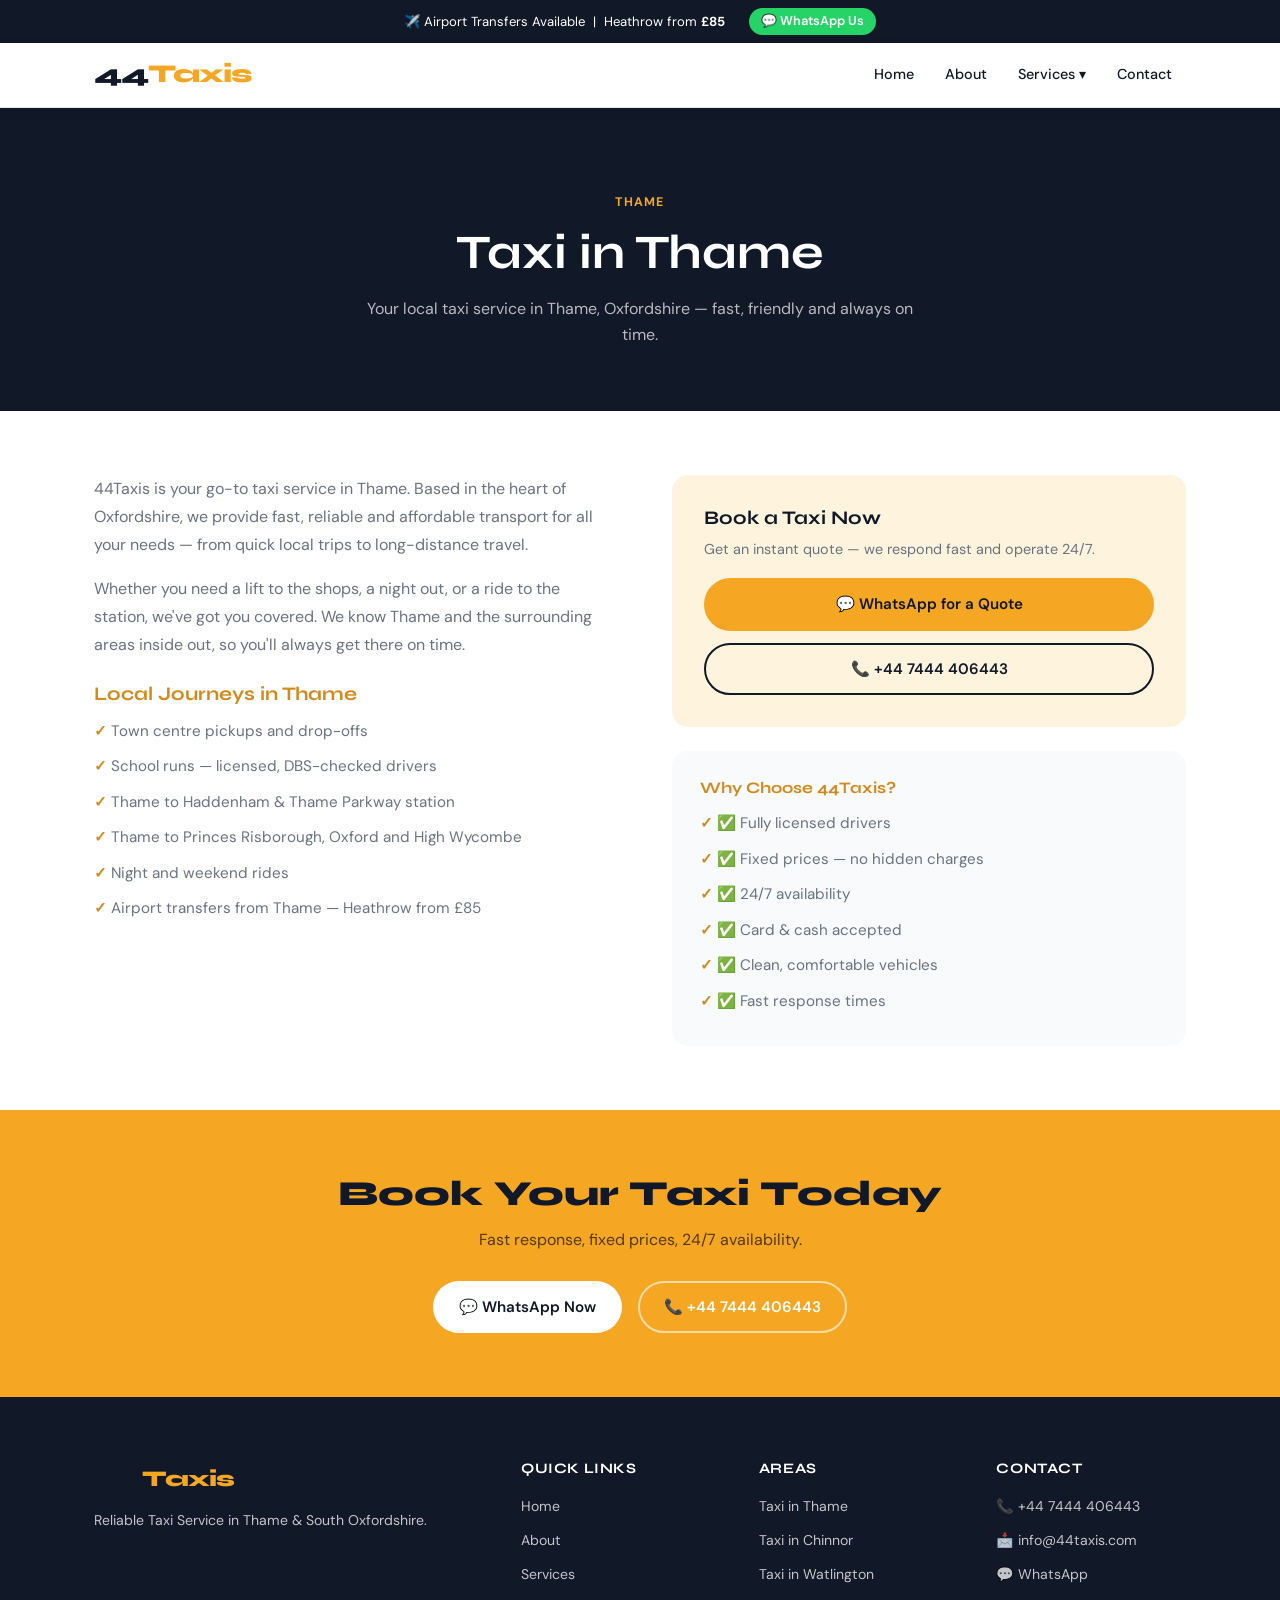
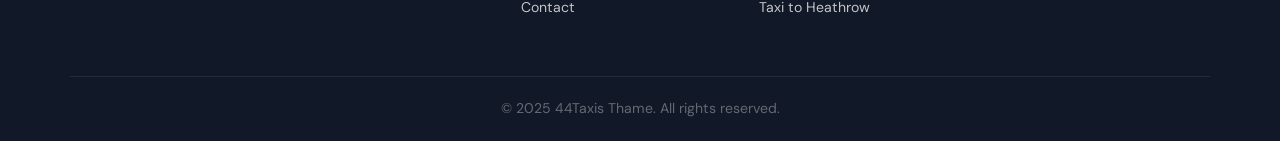
<file: taxi-thame.html>
<!DOCTYPE html>
<html lang="en">
<head>
  <meta charset="UTF-8"/>
  <meta name="viewport" content="width=device-width, initial-scale=1.0"/>
  <title>Taxi in Thame – 44Taxis Oxfordshire</title>
  <meta name="description" content="Local taxi service in Thame, Oxfordshire. Fast, reliable and affordable. Book via WhatsApp or phone — available 24/7."/>
  <link rel="preconnect" href="https://fonts.googleapis.com"/>
  <link href="https://fonts.googleapis.com/css2?family=Syne:wght@400;600;700;800&family=DM+Sans:wght@300;400;500&display=swap" rel="stylesheet"/>
  <link rel="stylesheet" href="style.css"/>
</head>
<body>
  <div class="topbar">
    <span>✈️ Airport Transfers Available &nbsp;|&nbsp; Heathrow from <strong>£85</strong></span>
    <a href="https://wa.me/447444406443" class="topbar-wa">💬 WhatsApp Us</a>
  </div>
  <header class="nav-wrap">
    <nav class="nav">
      <a href="index.html" class="logo">44<span>Taxis</span></a>
      <button class="burger" id="burger">☰</button>
      <ul class="nav-links" id="navLinks">
        <li><a href="index.html">Home</a></li>
        <li><a href="about.html">About</a></li>
        <li class="has-drop">
          <a href="services.html">Services ▾</a>
          <ul class="dropdown">
            <li><a href="airport-transfers.html">Airport Transfers</a></li>
            <li><a href="taxi-thame.html">Taxi in Thame</a></li>
            <li><a href="taxi-chinnor.html">Taxi in Chinnor</a></li>
            <li><a href="taxi-watlington.html">Taxi in Watlington</a></li>
            <li><a href="taxi-great-milton.html">Taxi in Great Milton</a></li>
            <li><a href="taxi-lewknor.html">Taxi in Lewknor</a></li>
            <li><a href="taxi-heathrow.html">Taxi to Heathrow</a></li>
          </ul>
        </li>
        <li><a href="contact.html">Contact</a></li>
</ul>
    </nav>
  </header>

  <section class="page-hero">
    <div class="container">
      <span class="section-label">Thame</span>
      <h1>Taxi in Thame</h1>
      <p>Your local taxi service in Thame, Oxfordshire — fast, friendly and always on time.</p>
    </div>
  </section>

  <section class="content-section">
    <div class="container two-col">
      <div><p>44Taxis is your go-to taxi service in Thame. Based in the heart of Oxfordshire, we provide fast, reliable and affordable transport for all your needs — from quick local trips to long-distance travel.</p>
        <p>Whether you need a lift to the shops, a night out, or a ride to the station, we've got you covered. We know Thame and the surrounding areas inside out, so you'll always get there on time.</p>
        <h3>Local Journeys in Thame</h3>
        <ul>
          <li>Town centre pickups and drop-offs</li>
          <li>School runs — licensed, DBS-checked drivers</li>
          <li>Thame to Haddenham &amp; Thame Parkway station</li>
          <li>Thame to Princes Risborough, Oxford and High Wycombe</li>
          <li>Night and weekend rides</li>
          <li>Airport transfers from Thame — Heathrow from £85</li>
        </ul></div>
      <div>
        <div style="background:var(--gold-light); border-radius:16px; padding:2rem; margin-bottom:1.5rem;">
          <h3 style="color:var(--dark); margin-top:0; font-size:1.2rem;">Book a Taxi Now</h3>
          <p style="font-size:0.9rem; color:var(--grey);">Get an instant quote — we respond fast and operate 24/7.</p>
          <a href="https://wa.me/447444406443" class="btn btn-primary" style="width:100%; justify-content:center; margin-bottom:0.75rem;">💬 WhatsApp for a Quote</a>
          <a href="tel:+447444406443" class="btn btn-outline" style="width:100%; justify-content:center;">📞 +44 7444 406443</a>
        </div>
        <div style="background:var(--light); border-radius:16px; padding:1.75rem;">
          <h3 style="margin-top:0; font-size:1rem;">Why Choose 44Taxis?</h3>
          <ul>
            <li>✅ Fully licensed drivers</li>
            <li>✅ Fixed prices — no hidden charges</li>
            <li>✅ 24/7 availability</li>
            <li>✅ Card &amp; cash accepted</li>
            <li>✅ Clean, comfortable vehicles</li>
            <li>✅ Fast response times</li>
          </ul>
        </div>
      </div>
    </div>
  </section>

  <section class="cta-banner">
    <div class="container">
      <h2>Book Your Taxi Today</h2>
      <p>Fast response, fixed prices, 24/7 availability.</p>
      <div class="cta-btns">
        <a href="https://wa.me/447444406443" class="btn btn-white">💬 WhatsApp Now</a>
        <a href="tel:+447444406443" class="btn btn-outline-white">📞 +44 7444 406443</a>
      </div>
    </div>
  </section>

  <footer class="footer">
    <div class="container footer-grid">
      <div><div class="logo footer-logo">44<span>Taxis</span></div><p>Reliable Taxi Service in Thame &amp; South Oxfordshire.</p></div>
      <div><h4>Quick Links</h4><ul><li><a href="index.html">Home</a></li><li><a href="about.html">About</a></li><li><a href="services.html">Services</a></li><li><a href="contact.html">Contact</a></li></ul></div>
      <div><h4>Areas</h4><ul><li><a href="taxi-thame.html">Taxi in Thame</a></li><li><a href="taxi-chinnor.html">Taxi in Chinnor</a></li><li><a href="taxi-watlington.html">Taxi in Watlington</a></li><li><a href="taxi-heathrow.html">Taxi to Heathrow</a></li></ul></div>
      <div><h4>Contact</h4><ul><li><a href="tel:+447444406443">📞 +44 7444 406443</a></li><li><a href="mailto:info@44taxis.com">📩 info@44taxis.com</a></li><li><a href="https://wa.me/447444406443">💬 WhatsApp</a></li></ul></div>
    </div>
    <div class="footer-bottom"><p>© 2025 44Taxis Thame. All rights reserved.</p></div>
  </footer>
  <script src="main.js"></script>
</body>
</html>
</file>
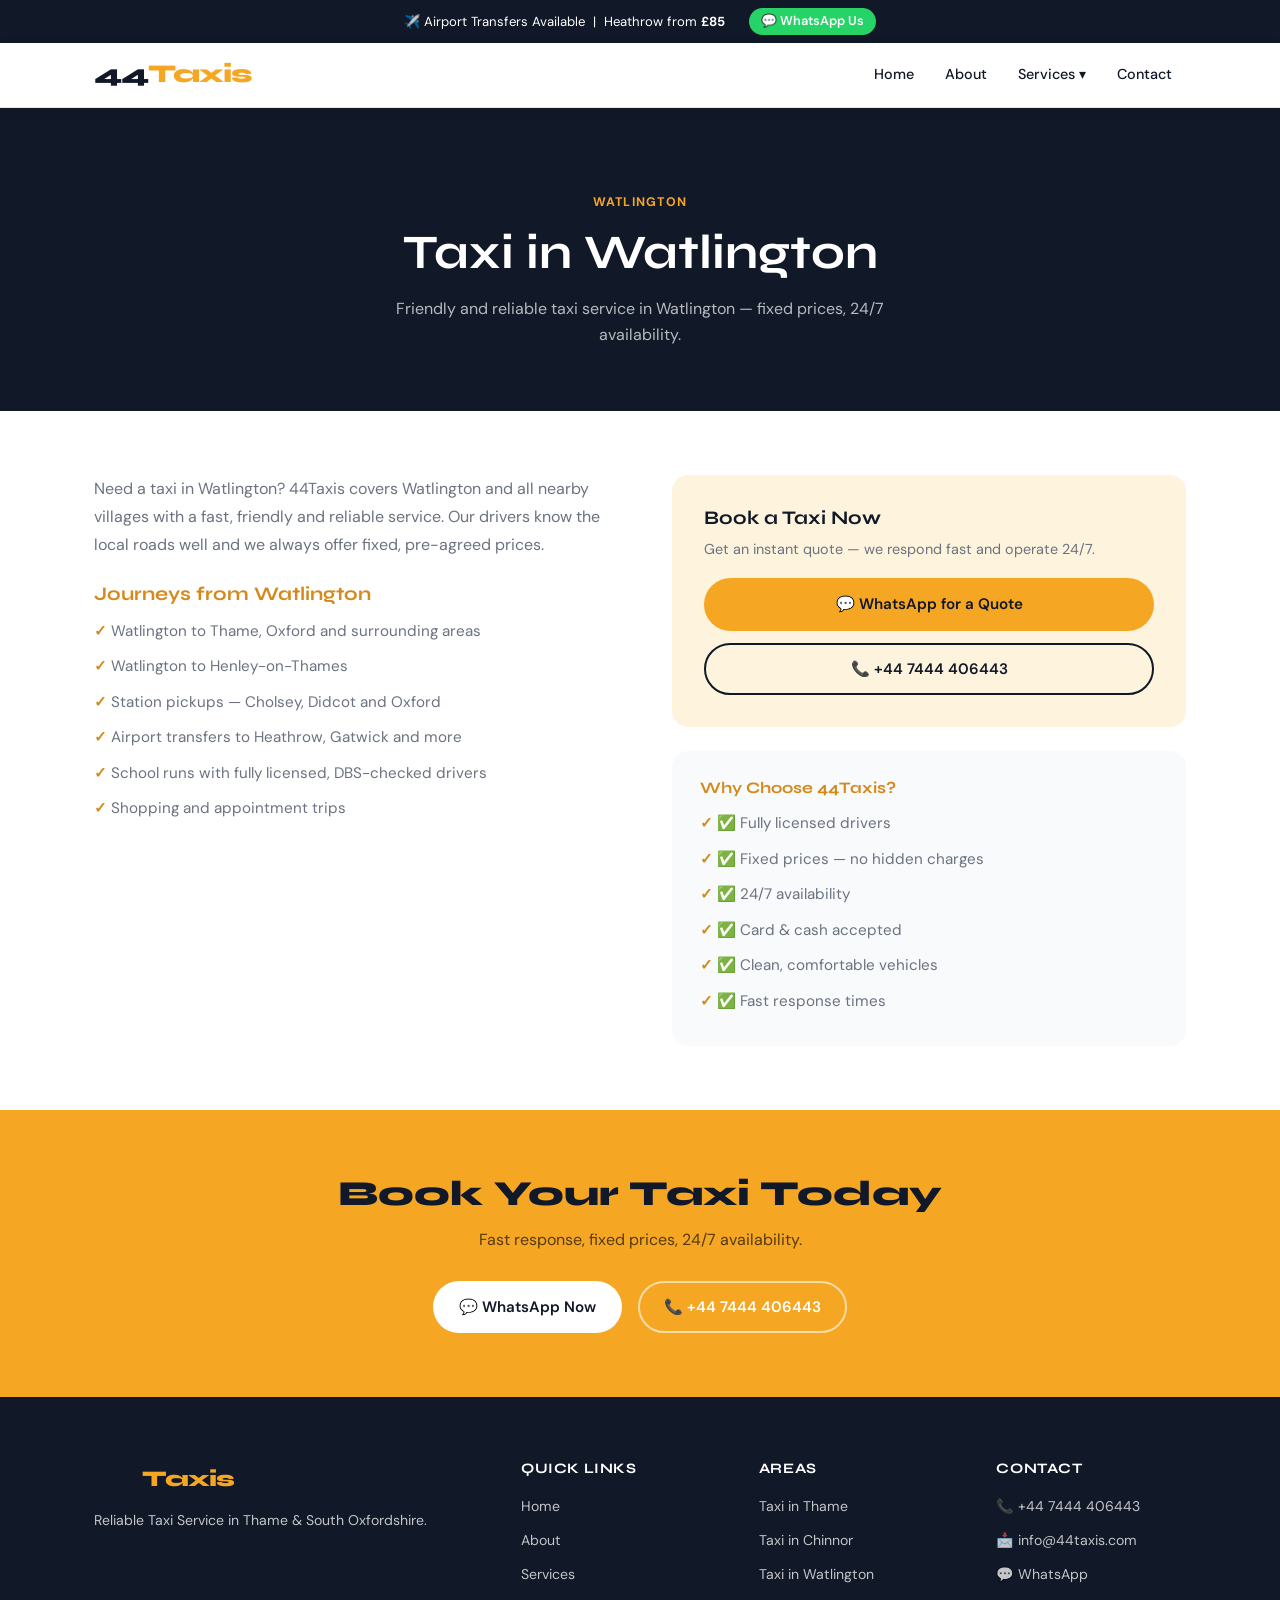
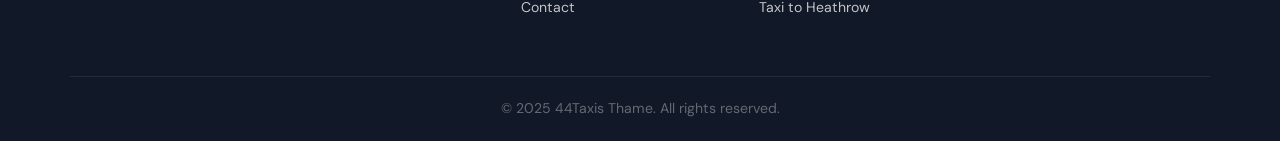
<file: taxi-watlington.html>
<!DOCTYPE html>
<html lang="en">
<head>
  <meta charset="UTF-8"/>
  <meta name="viewport" content="width=device-width, initial-scale=1.0"/>
  <title>Taxi in Watlington – 44Taxis Oxfordshire</title>
  <meta name="description" content="Taxi service in Watlington, Oxfordshire. Fixed prices, friendly drivers, 24/7 availability. Call or WhatsApp for a quote."/>
  <link rel="preconnect" href="https://fonts.googleapis.com"/>
  <link href="https://fonts.googleapis.com/css2?family=Syne:wght@400;600;700;800&family=DM+Sans:wght@300;400;500&display=swap" rel="stylesheet"/>
  <link rel="stylesheet" href="style.css"/>
</head>
<body>
  <div class="topbar">
    <span>✈️ Airport Transfers Available &nbsp;|&nbsp; Heathrow from <strong>£85</strong></span>
    <a href="https://wa.me/447444406443" class="topbar-wa">💬 WhatsApp Us</a>
  </div>
  <header class="nav-wrap">
    <nav class="nav">
      <a href="index.html" class="logo">44<span>Taxis</span></a>
      <button class="burger" id="burger">☰</button>
      <ul class="nav-links" id="navLinks">
        <li><a href="index.html">Home</a></li>
        <li><a href="about.html">About</a></li>
        <li class="has-drop">
          <a href="services.html">Services ▾</a>
          <ul class="dropdown">
            <li><a href="airport-transfers.html">Airport Transfers</a></li>
            <li><a href="taxi-thame.html">Taxi in Thame</a></li>
            <li><a href="taxi-chinnor.html">Taxi in Chinnor</a></li>
            <li><a href="taxi-watlington.html">Taxi in Watlington</a></li>
            <li><a href="taxi-great-milton.html">Taxi in Great Milton</a></li>
            <li><a href="taxi-lewknor.html">Taxi in Lewknor</a></li>
            <li><a href="taxi-heathrow.html">Taxi to Heathrow</a></li>
          </ul>
        </li>
        <li><a href="contact.html">Contact</a></li>
</ul>
    </nav>
  </header>

  <section class="page-hero">
    <div class="container">
      <span class="section-label">Watlington</span>
      <h1>Taxi in Watlington</h1>
      <p>Friendly and reliable taxi service in Watlington — fixed prices, 24/7 availability.</p>
    </div>
  </section>

  <section class="content-section">
    <div class="container two-col">
      <div><p>Need a taxi in Watlington? 44Taxis covers Watlington and all nearby villages with a fast, friendly and reliable service. Our drivers know the local roads well and we always offer fixed, pre-agreed prices.</p>
        <h3>Journeys from Watlington</h3>
        <ul>
          <li>Watlington to Thame, Oxford and surrounding areas</li>
          <li>Watlington to Henley-on-Thames</li>
          <li>Station pickups — Cholsey, Didcot and Oxford</li>
          <li>Airport transfers to Heathrow, Gatwick and more</li>
          <li>School runs with fully licensed, DBS-checked drivers</li>
          <li>Shopping and appointment trips</li>
        </ul></div>
      <div>
        <div style="background:var(--gold-light); border-radius:16px; padding:2rem; margin-bottom:1.5rem;">
          <h3 style="color:var(--dark); margin-top:0; font-size:1.2rem;">Book a Taxi Now</h3>
          <p style="font-size:0.9rem; color:var(--grey);">Get an instant quote — we respond fast and operate 24/7.</p>
          <a href="https://wa.me/447444406443" class="btn btn-primary" style="width:100%; justify-content:center; margin-bottom:0.75rem;">💬 WhatsApp for a Quote</a>
          <a href="tel:+447444406443" class="btn btn-outline" style="width:100%; justify-content:center;">📞 +44 7444 406443</a>
        </div>
        <div style="background:var(--light); border-radius:16px; padding:1.75rem;">
          <h3 style="margin-top:0; font-size:1rem;">Why Choose 44Taxis?</h3>
          <ul>
            <li>✅ Fully licensed drivers</li>
            <li>✅ Fixed prices — no hidden charges</li>
            <li>✅ 24/7 availability</li>
            <li>✅ Card &amp; cash accepted</li>
            <li>✅ Clean, comfortable vehicles</li>
            <li>✅ Fast response times</li>
          </ul>
        </div>
      </div>
    </div>
  </section>

  <section class="cta-banner">
    <div class="container">
      <h2>Book Your Taxi Today</h2>
      <p>Fast response, fixed prices, 24/7 availability.</p>
      <div class="cta-btns">
        <a href="https://wa.me/447444406443" class="btn btn-white">💬 WhatsApp Now</a>
        <a href="tel:+447444406443" class="btn btn-outline-white">📞 +44 7444 406443</a>
      </div>
    </div>
  </section>

  <footer class="footer">
    <div class="container footer-grid">
      <div><div class="logo footer-logo">44<span>Taxis</span></div><p>Reliable Taxi Service in Thame &amp; South Oxfordshire.</p></div>
      <div><h4>Quick Links</h4><ul><li><a href="index.html">Home</a></li><li><a href="about.html">About</a></li><li><a href="services.html">Services</a></li><li><a href="contact.html">Contact</a></li></ul></div>
      <div><h4>Areas</h4><ul><li><a href="taxi-thame.html">Taxi in Thame</a></li><li><a href="taxi-chinnor.html">Taxi in Chinnor</a></li><li><a href="taxi-watlington.html">Taxi in Watlington</a></li><li><a href="taxi-heathrow.html">Taxi to Heathrow</a></li></ul></div>
      <div><h4>Contact</h4><ul><li><a href="tel:+447444406443">📞 +44 7444 406443</a></li><li><a href="mailto:info@44taxis.com">📩 info@44taxis.com</a></li><li><a href="https://wa.me/447444406443">💬 WhatsApp</a></li></ul></div>
    </div>
    <div class="footer-bottom"><p>© 2025 44Taxis Thame. All rights reserved.</p></div>
  </footer>
  <script src="main.js"></script>
</body>
</html>
</file>
<file: style.css>
/* =============================================
   44TAXIS — GLOBAL STYLESHEET
   ============================================= */

:root {
  --black: #0d0d0d;
  --dark: #111827;
  --gold: #f5a623;
  --gold-dark: #d4891a;
  --gold-light: #fef3dc;
  --white: #ffffff;
  --grey: #6b7280;
  --light: #f9fafb;
  --border: #e5e7eb;
  --radius: 12px;
  --shadow: 0 4px 24px rgba(0,0,0,0.08);
  --shadow-lg: 0 16px 48px rgba(0,0,0,0.14);
}

*, *::before, *::after { box-sizing: border-box; margin: 0; padding: 0; }

html { scroll-behavior: smooth; }

body {
  font-family: 'DM Sans', sans-serif;
  color: var(--dark);
  background: var(--white);
  line-height: 1.6;
}

h1, h2, h3, h4 { font-family: 'Syne', sans-serif; line-height: 1.15; }

a { color: inherit; text-decoration: none; }

ul { list-style: none; }

img { max-width: 100%; display: block; }

.container { max-width: 1140px; margin: 0 auto; padding: 0 1.5rem; }

/* ---- TOP BAR ---- */
.topbar {
  background: var(--dark);
  color: var(--white);
  font-size: 0.82rem;
  padding: 0.5rem 1.5rem;
  display: flex;
  justify-content: center;
  align-items: center;
  gap: 1.5rem;
  flex-wrap: wrap;
  text-align: center;
}
.topbar-wa {
  background: #25d366;
  color: #fff;
  padding: 0.2rem 0.75rem;
  border-radius: 20px;
  font-weight: 600;
  font-size: 0.8rem;
  white-space: nowrap;
}

/* ---- NAV ---- */
.nav-wrap {
  position: sticky;
  top: 0;
  z-index: 100;
  background: var(--white);
  border-bottom: 1px solid var(--border);
  box-shadow: 0 2px 12px rgba(0,0,0,0.06);
}
.nav {
  max-width: 1140px;
  margin: 0 auto;
  padding: 0 1.5rem;
  display: flex;
  align-items: center;
  justify-content: space-between;
  height: 64px;
}
.logo {
  font-family: 'Syne', sans-serif;
  font-weight: 800;
  font-size: 1.6rem;
  color: var(--dark);
  letter-spacing: -1px;
}
.logo span { color: var(--gold); }
.footer-logo { font-size: 1.4rem; margin-bottom: 0.75rem; }

.nav-links {
  display: flex;
  align-items: center;
  gap: 0.25rem;
}
.nav-links > li { position: relative; }
.nav-links a {
  display: block;
  padding: 0.5rem 0.85rem;
  font-size: 0.9rem;
  font-weight: 500;
  border-radius: 8px;
  transition: background 0.2s, color 0.2s;
  color: var(--dark);
}
.nav-links a:hover, .nav-links a.active {
  background: var(--gold-light);
  color: var(--gold-dark);
}

/* dropdown */
.has-drop .dropdown {
  display: none;
  position: absolute;
  top: calc(100% + 4px);
  left: 0;
  background: var(--white);
  border: 1px solid var(--border);
  border-radius: var(--radius);
  box-shadow: var(--shadow-lg);
  min-width: 220px;
  z-index: 200;
  padding: 0.5rem;
}
.has-drop:hover .dropdown { display: block; }
.dropdown li a {
  padding: 0.5rem 0.75rem;
  font-size: 0.88rem;
  border-radius: 6px;
  color: var(--dark);
}
.dropdown li a:hover { background: var(--gold-light); color: var(--gold-dark); }

.burger {
  display: none;
  background: none;
  border: none;
  font-size: 1.4rem;
  cursor: pointer;
  color: var(--dark);
}

/* ---- BUTTONS ---- */
.btn {
  display: inline-flex;
  align-items: center;
  gap: 0.4rem;
  padding: 0.75rem 1.5rem;
  border-radius: 50px;
  font-weight: 600;
  font-size: 0.95rem;
  transition: all 0.2s;
  cursor: pointer;
  border: 2px solid transparent;
}
.btn-primary {
  background: var(--gold);
  color: var(--dark);
}
.btn-primary:hover { background: var(--gold-dark); color: #fff; }

.btn-outline {
  border-color: var(--dark);
  color: var(--dark);
  background: transparent;
}
.btn-outline:hover { background: var(--dark); color: #fff; }

.btn-white {
  background: var(--white);
  color: var(--dark);
}
.btn-white:hover { background: var(--gold); }

.btn-outline-white {
  border-color: rgba(255,255,255,0.6);
  color: var(--white);
  background: transparent;
}
.btn-outline-white:hover { background: rgba(255,255,255,0.15); }

/* ---- HERO ---- */
.hero {
  position: relative;
  min-height: 88vh;
  display: flex;
  align-items: center;
  padding: 5rem 1.5rem 3rem;
  max-width: 1140px;
  margin: 0 auto;
  gap: 2rem;
}
.hero-bg {
  position: fixed;
  inset: 0;
  z-index: -1;
  background:
    radial-gradient(ellipse 70% 60% at 80% 20%, #fff8ec 0%, transparent 60%),
    radial-gradient(ellipse 50% 50% at 10% 80%, #fff3d6 0%, transparent 55%),
    #f9fafb;
}
.hero-content { flex: 1; max-width: 580px; }
.hero-tag {
  display: inline-block;
  background: var(--gold-light);
  color: var(--gold-dark);
  font-size: 0.82rem;
  font-weight: 600;
  letter-spacing: 0.06em;
  text-transform: uppercase;
  padding: 0.35rem 1rem;
  border-radius: 20px;
  margin-bottom: 1.25rem;
}
.hero-content h1 {
  font-size: clamp(2.4rem, 5vw, 3.8rem);
  font-weight: 800;
  letter-spacing: -1.5px;
  margin-bottom: 1.1rem;
  color: var(--dark);
}
.hero-content h1 em {
  font-style: normal;
  color: var(--gold);
  display: block;
}
.hero-sub {
  font-size: 1.1rem;
  color: var(--grey);
  margin-bottom: 2rem;
  max-width: 440px;
  font-weight: 300;
}
.hero-btns { display: flex; gap: 1rem; flex-wrap: wrap; margin-bottom: 1.5rem; }
.hero-badges {
  display: flex;
  gap: 0.6rem;
  flex-wrap: wrap;
}
.hero-badges span {
  font-size: 0.8rem;
  font-weight: 500;
  color: var(--grey);
  background: var(--white);
  border: 1px solid var(--border);
  padding: 0.3rem 0.8rem;
  border-radius: 20px;
}

/* hero booking card */
.hero-card {
  background: var(--white);
  border: 1px solid var(--border);
  border-radius: 20px;
  box-shadow: var(--shadow-lg);
  padding: 2rem;
  min-width: 260px;
  max-width: 320px;
  display: flex;
  flex-direction: column;
  gap: 0.75rem;
}
.hero-card h3 {
  font-size: 1.2rem;
  margin-bottom: 0.25rem;
}
.hero-card p { font-size: 0.88rem; color: var(--grey); margin-bottom: 0.5rem; }

.quick-book {
  display: block;
  text-align: center;
  padding: 0.75rem 1rem;
  border-radius: 10px;
  font-weight: 600;
  font-size: 0.9rem;
  background: var(--gold);
  color: var(--dark);
  transition: all 0.2s;
}
.quick-book:hover { background: var(--gold-dark); color: #fff; }
.quick-book--phone { background: var(--dark); color: #fff; }
.quick-book--phone:hover { background: #1f2937; }
.quick-book--email { background: var(--light); color: var(--dark); }
.quick-book--email:hover { background: var(--border); }

/* ---- SECTIONS ---- */
.section { padding: 5rem 0; }
.section-label {
  display: inline-block;
  font-size: 0.78rem;
  font-weight: 700;
  letter-spacing: 0.1em;
  text-transform: uppercase;
  color: var(--gold-dark);
  margin-bottom: 0.75rem;
}
.section h2 {
  font-size: clamp(1.8rem, 3vw, 2.6rem);
  font-weight: 800;
  letter-spacing: -0.5px;
  margin-bottom: 1rem;
}
.section-sub { color: var(--grey); max-width: 560px; margin-bottom: 2rem; }

/* services */
.services-section { background: var(--light); }
.services-grid {
  display: grid;
  grid-template-columns: repeat(auto-fit, minmax(240px, 1fr));
  gap: 1.25rem;
  margin-top: 2.5rem;
}
.service-card {
  background: var(--white);
  border: 1px solid var(--border);
  border-radius: var(--radius);
  padding: 1.75rem;
  transition: all 0.2s;
  display: block;
}
.service-card:hover {
  border-color: var(--gold);
  box-shadow: var(--shadow);
  transform: translateY(-3px);
}
.service-icon { font-size: 2rem; margin-bottom: 1rem; }
.service-card h3 { font-size: 1.1rem; margin-bottom: 0.5rem; }
.service-card p { font-size: 0.88rem; color: var(--grey); line-height: 1.6; }
.card-link { display: inline-block; margin-top: 1rem; font-size: 0.85rem; font-weight: 600; color: var(--gold-dark); }

/* areas */
.areas-section { background: var(--dark); color: var(--white); }
.areas-section h2 { color: var(--white); }
.areas-section .section-label { color: var(--gold); }
.areas-section .section-sub { color: rgba(255,255,255,0.65); }
.area-pills { display: flex; flex-wrap: wrap; gap: 0.5rem; }
.area-pills span {
  background: rgba(255,255,255,0.08);
  border: 1px solid rgba(255,255,255,0.15);
  color: rgba(255,255,255,0.85);
  padding: 0.35rem 0.9rem;
  border-radius: 20px;
  font-size: 0.85rem;
  font-weight: 500;
}

/* why */
.why-section { background: var(--white); }
.why-grid { display: grid; grid-template-columns: 1fr 1fr; gap: 5rem; align-items: center; }
.why-list { display: flex; flex-direction: column; gap: 0.6rem; margin-top: 1.25rem; }
.why-list li { font-size: 0.95rem; font-weight: 500; }
.why-img-inner {
  background: linear-gradient(135deg, var(--dark) 0%, #1f2937 100%);
  border-radius: 20px;
  padding: 2.5rem;
  display: grid;
  grid-template-columns: 1fr 1fr;
  gap: 1.5rem;
}
.why-img-inner .stat:first-child { grid-column: 1 / -1; }
.stat { text-align: center; }
.stat span { font-family: 'Syne', sans-serif; font-size: 2.5rem; font-weight: 800; color: var(--gold); display: block; }
.stat p { font-size: 0.82rem; color: rgba(255,255,255,0.6); margin-top: 0.2rem; }

/* CTA BANNER */
.cta-banner {
  background: var(--gold);
  padding: 4rem 1.5rem;
  text-align: center;
}
.cta-banner h2 { font-size: clamp(1.6rem, 3vw, 2.2rem); font-weight: 800; margin-bottom: 0.75rem; color: var(--dark); }
.cta-banner p { color: rgba(0,0,0,0.65); margin-bottom: 1.75rem; font-size: 1rem; }
.cta-btns { display: flex; gap: 1rem; justify-content: center; flex-wrap: wrap; }

/* ---- PAGE HERO (inner pages) ---- */
.page-hero {
  background: var(--dark);
  color: var(--white);
  padding: 5rem 1.5rem 4rem;
  text-align: center;
}
.page-hero .section-label { color: var(--gold); }
.page-hero h1 { font-size: clamp(2rem, 4vw, 3rem); color: var(--white); margin-bottom: 1rem; }
.page-hero p { color: rgba(255,255,255,0.7); max-width: 560px; margin: 0 auto; font-size: 1rem; }

/* ---- CONTENT SECTION ---- */
.content-section { padding: 4rem 0; }
.content-section h2 { margin-bottom: 1rem; font-size: 1.7rem; }
.content-section h3 { font-size: 1.2rem; margin: 1.5rem 0 0.5rem; color: var(--gold-dark); }
.content-section p { color: var(--grey); margin-bottom: 1rem; line-height: 1.75; }
.content-section ul li { padding: 0.35rem 0; font-size: 0.95rem; color: var(--grey); }
.content-section ul li::before { content: "✓ "; color: var(--gold-dark); font-weight: 700; }

.two-col { display: grid; grid-template-columns: 1fr 1fr; gap: 4rem; align-items: start; }

/* ---- CONTACT PAGE ---- */
.contact-grid { display: grid; grid-template-columns: 1fr 1fr; gap: 3rem; padding: 4rem 0; }
.contact-item {
  background: var(--light);
  border-radius: var(--radius);
  padding: 1.75rem;
  display: flex;
  gap: 1rem;
  align-items: flex-start;
}
.contact-item-icon { font-size: 1.8rem; }
.contact-item h3 { font-size: 1rem; margin-bottom: 0.3rem; }
.contact-item a { color: var(--gold-dark); font-weight: 600; }
.contact-item a:hover { text-decoration: underline; }

/* ---- FOOTER ---- */
.footer {
  background: var(--dark);
  color: rgba(255,255,255,0.75);
  padding: 4rem 0 0;
}
.footer-grid {
  display: grid;
  grid-template-columns: 2fr 1fr 1fr 1fr;
  gap: 3rem;
  padding-bottom: 3rem;
  border-bottom: 1px solid rgba(255,255,255,0.08);
}
.footer h4 { font-size: 0.9rem; font-weight: 700; color: var(--white); margin-bottom: 1rem; letter-spacing: 0.04em; text-transform: uppercase; }
.footer ul li { margin-bottom: 0.5rem; }
.footer ul a { font-size: 0.88rem; transition: color 0.2s; }
.footer ul a:hover { color: var(--gold); }
.footer p { font-size: 0.88rem; line-height: 1.7; }
.footer-bottom { text-align: center; padding: 1.25rem; font-size: 0.8rem; color: rgba(255,255,255,0.35); }

/* ---- BOOKING FORM ---- */
.booking-section { background: var(--light); }
.booking-wrap {
  display: grid;
  grid-template-columns: 1fr 1.4fr;
  gap: 4rem;
  align-items: start;
}
.booking-form-card {
  background: var(--white);
  border: 1px solid var(--border);
  border-radius: 20px;
  padding: 2rem;
  box-shadow: var(--shadow);
}
.booking-form-card h3 { font-size: 1.25rem; margin-bottom: 0.25rem; }
.form-group { display: flex; flex-direction: column; gap: 0.35rem; margin-bottom: 1rem; }
.form-group label { font-size: 0.82rem; font-weight: 600; color: var(--dark); letter-spacing: 0.02em; }
.form-group input,
.form-group textarea {
  padding: 0.65rem 0.9rem;
  border: 1.5px solid var(--border);
  border-radius: 8px;
  font-family: 'DM Sans', sans-serif;
  font-size: 0.9rem;
  color: var(--dark);
  background: var(--white);
  transition: border-color 0.2s;
  outline: none;
}
.form-group input:focus,
.form-group textarea:focus { border-color: var(--gold); }
.form-group textarea { resize: vertical; min-height: 80px; }
.form-row { display: grid; grid-template-columns: 1fr 1fr; gap: 0.75rem; }

@media (max-width: 900px) {
  .booking-wrap { grid-template-columns: 1fr; gap: 2rem; }
}

/* ---- GOOGLE REVIEWS ---- */
.reviews-section { background: var(--white); }
.reviews-header {
  display: flex;
  align-items: flex-start;
  justify-content: space-between;
  flex-wrap: wrap;
  gap: 1.5rem;
  margin-bottom: 2.5rem;
}
.overall-rating { display: flex; align-items: center; gap: 0.75rem; margin-top: 0.75rem; }
.stars-big { font-size: 1.6rem; color: #FBBC05; letter-spacing: 2px; }
.overall-rating strong { font-family: 'Syne', sans-serif; font-size: 1.3rem; display: block; }
.overall-rating p { font-size: 0.82rem; color: var(--grey); margin: 0; }
.leave-review-btn {
  display: inline-flex;
  align-items: center;
  gap: 0.5rem;
  background: var(--white);
  border: 2px solid var(--border);
  border-radius: 50px;
  padding: 0.65rem 1.25rem;
  font-weight: 600;
  font-size: 0.9rem;
  color: var(--dark);
  transition: all 0.2s;
  white-space: nowrap;
  text-decoration: none;
}
.leave-review-btn:hover { border-color: #4285F4; color: #4285F4; box-shadow: 0 4px 16px rgba(66,133,244,0.15); }
.leave-review-btn--large { font-size: 1rem; padding: 0.85rem 1.75rem; }
.reviews-grid {
  display: grid;
  grid-template-columns: repeat(auto-fit, minmax(260px, 1fr));
  gap: 1.25rem;
  margin-bottom: 2.5rem;
}
.review-card { background: var(--light); border: 1px solid var(--border); border-radius: var(--radius); padding: 1.5rem; transition: box-shadow 0.2s; }
.review-card:hover { box-shadow: var(--shadow); }
.review-top { display: flex; align-items: center; gap: 0.75rem; margin-bottom: 0.6rem; }
.reviewer-avatar {
  width: 40px; height: 40px; border-radius: 50%;
  background: #EA4335; color: #fff;
  display: flex; align-items: center; justify-content: center;
  font-family: 'Syne', sans-serif; font-weight: 700; font-size: 1rem; flex-shrink: 0;
}
.review-top > div:nth-child(2) { flex: 1; }
.review-top strong { font-size: 0.92rem; display: block; }
.review-date { font-size: 0.75rem; color: var(--grey); margin: 0; }
.google-g { margin-left: auto; flex-shrink: 0; }
.review-stars { color: #FBBC05; font-size: 0.95rem; letter-spacing: 1px; margin-bottom: 0.6rem; }
.review-text { font-size: 0.88rem; color: var(--grey); line-height: 1.65; font-style: italic; }
.reviews-cta { text-align: center; padding: 2rem; background: var(--light); border-radius: 16px; border: 1px solid var(--border); }
.reviews-cta p { font-size: 1rem; font-weight: 500; margin-bottom: 1rem; color: var(--dark); }

/* ---- BOOKING FORM ---- */
@media (max-width: 900px) {
  .hero { flex-direction: column; min-height: auto; padding-top: 3rem; }
  .hero-card { max-width: 100%; width: 100%; }
  .why-grid, .two-col, .contact-grid { grid-template-columns: 1fr; }
  .footer-grid { grid-template-columns: 1fr 1fr; }
}

@media (max-width: 640px) {
  .nav-links { display: none; flex-direction: column; position: absolute; top: 64px; left: 0; right: 0; background: var(--white); border-bottom: 1px solid var(--border); padding: 1rem; gap: 0; box-shadow: var(--shadow); }
  .nav-links.open { display: flex; }
  .nav-links > li { width: 100%; }
  .nav-links a { padding: 0.75rem 1rem; }
  .has-drop .dropdown { position: static; box-shadow: none; border: none; padding-left: 1rem; }
  .has-drop:hover .dropdown { display: none; }
  .has-drop.open .dropdown { display: block; }
  .burger { display: block; }
  .footer-grid { grid-template-columns: 1fr; }
  .services-grid { grid-template-columns: 1fr; }
}
</file>
